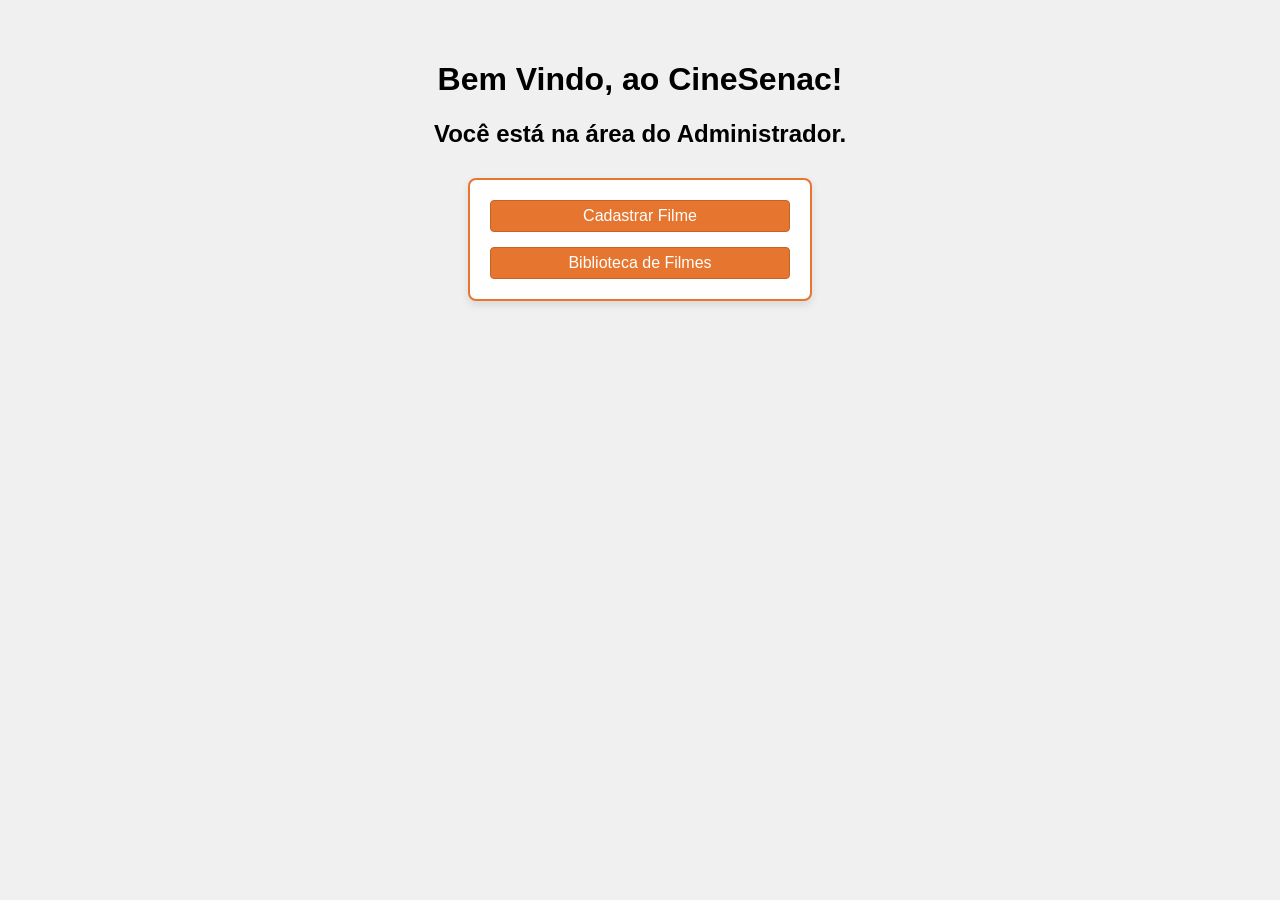
<file: telas/telas_modal/index.html>
<!DOCTYPE html>
<html lang="pt-br">

<head>
    <meta charset="UTF-8" />
    <meta name="viewport" content="width=device-width, initial-scale=1.0" />
    <title>Tela do Administrador - Cinema</title>
    <link rel="stylesheet" href="style.css" />
</head>

<body>

    <h1>Bem Vindo, ao CineSenac!</h1>
    <h2>Você está na área do Administrador.</h2>

    <!-- Botões que abre os modais -->
    <div class="botoes-admin">
        <button id="cadastrarfilme">Cadastrar Filme</button>
        <button id="Verfilmes">Biblioteca de Filmes</button>
    </div>

    <!-- MODAL CADASTRAR/EDITAR FILME -->
    <div id="modalFilme" class="modal">
        <div class="modal-conteudo">
            <span class="fechar fechar-filme">&times;</span>
            <h1 id="titulo-modal-filme">Cadastro de Filmes</h1>
            <form method="post" action="http://localhost/PROJETO/form_cadastro_filmes.php" enctype="multipart/form-data"
                id="form-filme">
                <label>
                    Título:
                    <input type="text" name="titulo_filme" placeholder="Escreva o título..." required />
                </label>

                <label>
                    Classificação indicativa:
                    <div class="select-wrapper">
                        <select name="classificacao_indicativa" required>
                            <option value="" disabled selected>Selecione...</option>
                            <option value="Livre">Livre</option>
                            <option value="10">10 anos</option>
                            <option value="12">12 anos</option>
                            <option value="14">14 anos</option>
                            <option value="16">16 anos</option>
                            <option value="18">18 anos</option>
                            <option value="Outro">Outro</option>
                        </select>
                    </div>
                </label>

                <label>
                    Gênero:
                    <div class="select-wrapper">
                        <select name="genero" required>
                            <option value="" disabled selected>Selecione...</option>
                            <option value="Ação">Ação</option>
                            <option value="Animação">Animação</option>
                            <option value="Comédia">Comédia</option>
                            <option value="Documentário">Documentário</option>
                            <option value="Drama">Drama</option>
                            <option value="Fantasia">Fantasia</option>
                            <option value="Ficção Científica">Ficção Científica</option>
                            <option value="Musical">Musical</option>
                            <option value="Romance">Romance</option>
                            <option value="Suspense">Suspense</option>
                            <option value="Terror">Terror</option>
                            <option value="Outro">Outro</option>
                        </select>
                    </div>
                </label>

                <label for="subgenero">Subgêneros:</label>
                <div class="custom-multiselect">
                    <div class="select-box" onclick="toggleCheckboxes()">
                        <span id="selected">Selecione os subgêneros</span>
                        <span class="arrow">&#9662;</span>
                    </div>
                    <div id="checkboxes" class="checkboxes">
                        <label><input type="checkbox" value="Policial/Investigativo" /> Policial/Investigativo</label>
                        <label><input type="checkbox" value="Romântica" /> Romântica</label>
                        <label><input type="checkbox" value="Cômica" /> Cômica</label>
                        <label><input type="checkbox" value="Histórica" /> Histórica</label>
                        <label><input type="checkbox" value="Fantástica" /> Fantástica</label>
                        <label><input type="checkbox" value="Psicológica" /> Psicológica</label>
                        <label><input type="checkbox" value="Sobrevivência" /> Sobrevivência</label>
                        <label><input type="checkbox" value="Musical" /> Musical</label>
                        <label><input type="checkbox" value="Super-heróis" /> Super-heróis</label>
                        <label><input type="checkbox" value="Biográfica / Realista" /> Biográfica / Realista</label>
                        <label><input type="checkbox" value="Histórico" /> Histórico</label>
                        <label><input type="checkbox" value="Outro" /> Outro</label>
                    </div>
                    <input type="hidden" name="sub_genero" id="sub_genero_input" />
                </div>

                <label>
                    Duração (Minutos):
                    <input type="number" name="duracao" placeholder="Duração em minutos" min="1" required />
                </label>

                <label>
                    Sinopse:
                    <textarea name="sinopse" rows="4" placeholder="Escreva a sinopse..." required></textarea>
                </label>

                <label>
                    Pôster:
                    <input type="file" name="poster" accept="image/*" required />
                </label>

                <label>
                    Trailer (URL):
                    <input type="url" name="trailer" placeholder="Link do trailer" />
                </label>

                <input type="submit" id="botao-enviar" value="Enviar" name="submit" />
            </form>
        </div>
    </div>

    <!-- MODAL BIBLIOTECA DE FILMES -->
    <div id="modalVerfilmes" class="modal">
        <div class="modal-conteudo">
            <span class="fechar fechar-Verfilmes">&times;</span>
            <h2>Biblioteca de Filmes</h2>

            <table>
                <thead>
                    <tr>
                        <th>Código</th>
                        <th>Gênero</th>
                        <th>Título</th>
                        <th>Classificação</th>
                        <th>Duração (min)</th>
                        <th>Opções</th>
                    </tr>
                </thead>
                <tbody>
                    <tr>
                        <td>1</td>
                        <td>Ação</td>
                        <td>Vingadores: Ultimato</td>
                        <td>12</td>
                        <td>181</td>
                        <td>
                            <button title="Editar">✏️</button>
                            <button title="Excluir">🗑️</button>
                        </td>
                    </tr>
                    <tr>
                        <td>2</td>
                        <td>Comédia</td>
                        <td>As Branquelas</td>
                        <td>14</td>
                        <td>109</td>
                        <td>
                            <button title="Editar">✏️</button>
                            <button title="Excluir">🗑️</button>
                        </td>
                    </tr>
                    <tr>
                        <td>3</td>
                        <td>Drama</td>
                        <td>A Procura da Felicidade</td>
                        <td>Livre</td>
                        <td>117</td>
                        <td>
                            <button title="Editar">✏️</button>
                            <button title="Excluir">🗑️</button>
                        </td>
                    </tr>
                    <!-- Adicione mais linhas conforme necessário -->
                </tbody>
            </table>
        </div>
    </div>

    <script src="script.js"></script>
</body>

</html>
</file>
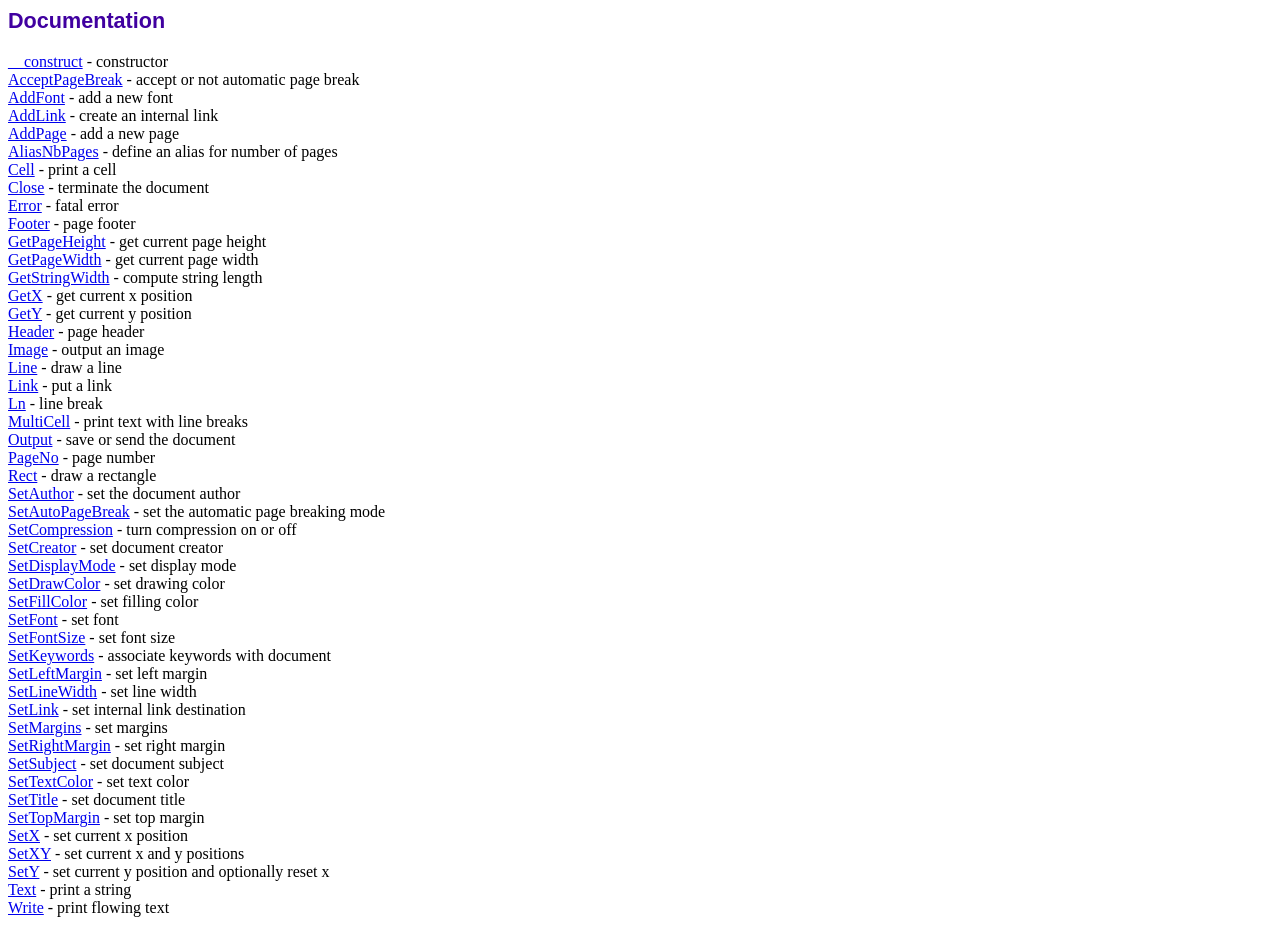
<file: telas/tela_pagamento/fpdf/doc/index.htm>
<!DOCTYPE html PUBLIC "-//W3C//DTD HTML 4.01 Transitional//EN">
<html>
<head>
<meta http-equiv="Content-Type" content="text/html; charset=UTF-8">
<title>Documentation</title>
<link type="text/css" rel="stylesheet" href="../fpdf.css">
</head>
<body>
<h1>Documentation</h1>
<a href="__construct.htm">__construct</a> - constructor<br>
<a href="acceptpagebreak.htm">AcceptPageBreak</a> - accept or not automatic page break<br>
<a href="addfont.htm">AddFont</a> - add a new font<br>
<a href="addlink.htm">AddLink</a> - create an internal link<br>
<a href="addpage.htm">AddPage</a> - add a new page<br>
<a href="aliasnbpages.htm">AliasNbPages</a> - define an alias for number of pages<br>
<a href="cell.htm">Cell</a> - print a cell<br>
<a href="close.htm">Close</a> - terminate the document<br>
<a href="error.htm">Error</a> - fatal error<br>
<a href="footer.htm">Footer</a> - page footer<br>
<a href="getpageheight.htm">GetPageHeight</a> - get current page height<br>
<a href="getpagewidth.htm">GetPageWidth</a> - get current page width<br>
<a href="getstringwidth.htm">GetStringWidth</a> - compute string length<br>
<a href="getx.htm">GetX</a> - get current x position<br>
<a href="gety.htm">GetY</a> - get current y position<br>
<a href="header.htm">Header</a> - page header<br>
<a href="image.htm">Image</a> - output an image<br>
<a href="line.htm">Line</a> - draw a line<br>
<a href="link.htm">Link</a> - put a link<br>
<a href="ln.htm">Ln</a> - line break<br>
<a href="multicell.htm">MultiCell</a> - print text with line breaks<br>
<a href="output.htm">Output</a> - save or send the document<br>
<a href="pageno.htm">PageNo</a> - page number<br>
<a href="rect.htm">Rect</a> - draw a rectangle<br>
<a href="setauthor.htm">SetAuthor</a> - set the document author<br>
<a href="setautopagebreak.htm">SetAutoPageBreak</a> - set the automatic page breaking mode<br>
<a href="setcompression.htm">SetCompression</a> - turn compression on or off<br>
<a href="setcreator.htm">SetCreator</a> - set document creator<br>
<a href="setdisplaymode.htm">SetDisplayMode</a> - set display mode<br>
<a href="setdrawcolor.htm">SetDrawColor</a> - set drawing color<br>
<a href="setfillcolor.htm">SetFillColor</a> - set filling color<br>
<a href="setfont.htm">SetFont</a> - set font<br>
<a href="setfontsize.htm">SetFontSize</a> - set font size<br>
<a href="setkeywords.htm">SetKeywords</a> - associate keywords with document<br>
<a href="setleftmargin.htm">SetLeftMargin</a> - set left margin<br>
<a href="setlinewidth.htm">SetLineWidth</a> - set line width<br>
<a href="setlink.htm">SetLink</a> - set internal link destination<br>
<a href="setmargins.htm">SetMargins</a> - set margins<br>
<a href="setrightmargin.htm">SetRightMargin</a> - set right margin<br>
<a href="setsubject.htm">SetSubject</a> - set document subject<br>
<a href="settextcolor.htm">SetTextColor</a> - set text color<br>
<a href="settitle.htm">SetTitle</a> - set document title<br>
<a href="settopmargin.htm">SetTopMargin</a> - set top margin<br>
<a href="setx.htm">SetX</a> - set current x position<br>
<a href="setxy.htm">SetXY</a> - set current x and y positions<br>
<a href="sety.htm">SetY</a> - set current y position and optionally reset x<br>
<a href="text.htm">Text</a> - print a string<br>
<a href="write.htm">Write</a> - print flowing text<br>
</body>
</html>
</file>
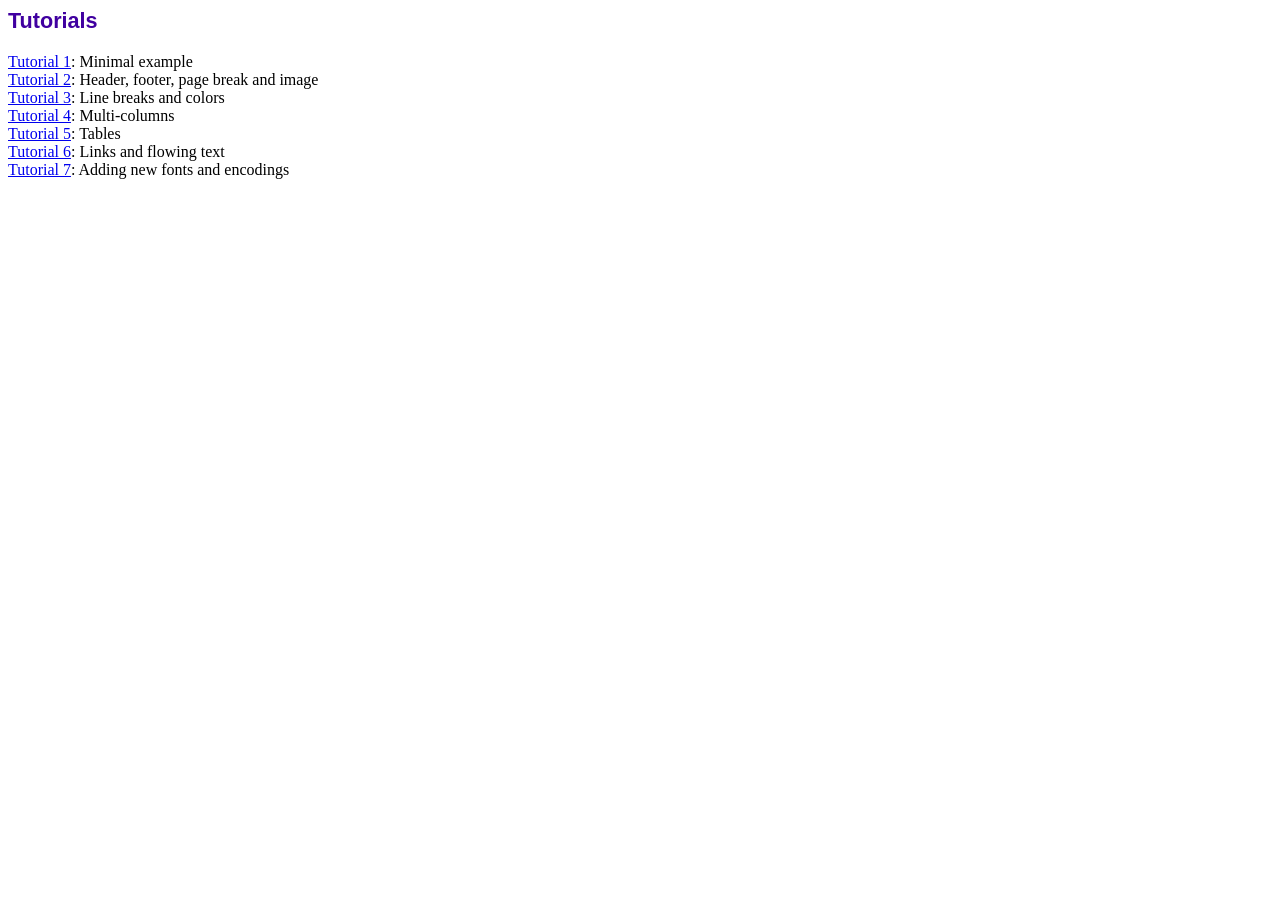
<file: telas/tela_pagamento/fpdf/tutorial/index.htm>
<!DOCTYPE html PUBLIC "-//W3C//DTD HTML 4.01 Transitional//EN">
<html>
<head>
<meta http-equiv="Content-Type" content="text/html; charset=UTF-8">
<title>Tutorials</title>
<link type="text/css" rel="stylesheet" href="../fpdf.css">
</head>
<body>
<h1>Tutorials</h1>
<ul style="list-style-type:none; margin-left:0; padding-left:0">
<li><a href="tuto1.htm">Tutorial 1</a>: Minimal example</li>
<li><a href="tuto2.htm">Tutorial 2</a>: Header, footer, page break and image</li>
<li><a href="tuto3.htm">Tutorial 3</a>: Line breaks and colors</li>
<li><a href="tuto4.htm">Tutorial 4</a>: Multi-columns</li>
<li><a href="tuto5.htm">Tutorial 5</a>: Tables</li>
<li><a href="tuto6.htm">Tutorial 6</a>: Links and flowing text</li>
<li><a href="tuto7.htm">Tutorial 7</a>: Adding new fonts and encodings</li>
</ul>
</body>
</html>
</file>
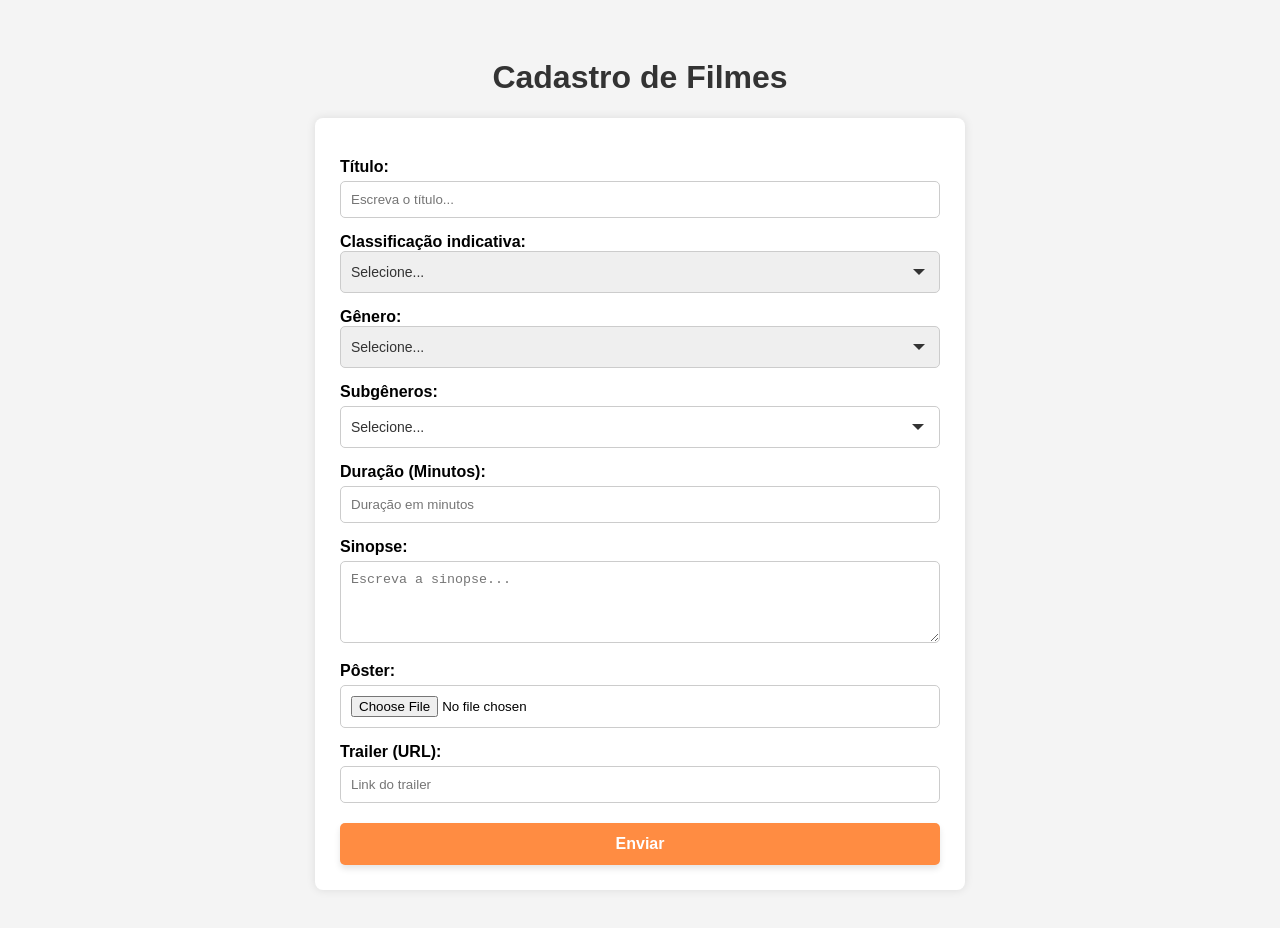
<file: telas/tela_cadastro_filme/form_cadastro_filmes.html>
<!DOCTYPE html>
<html lang="pt-BR">
  <head>
    <meta charset="UTF-8" />
    <meta name="viewport" content="width=device-width, initial-scale=1" />
    <link rel="icon" href="/img/favicon.png" type="image/png" />
    <title>Cadastro de Filmes</title>
    <link rel="stylesheet" href="form_cadastro_filme.css" />
  </head>
  <body>
    <h1>Cadastro de Filmes</h1>
    <form
      method="post"
      action="form_cadastro_filme.php"
      enctype="multipart/form-data"
      >
      <label>
        Título:
        <input
          type="text"
          name="titulo_filme"
          placeholder="Escreva o título..."
        />
      </label>

      <label>
        Classificação indicativa:
        <div class="select-wrapper">
          <select name="classificacao_indicativa">
            <option value="" disabled selected>Selecione...</option>
            <option value="Livre">Livre</option>
            <option value="10">10 anos</option>
            <option value="12">12 anos</option>
            <option value="14">14 anos</option>
            <option value="16">16 anos</option>
            <option value="18">18 anos</option>
            <option value="Outro">Outro</option>
          </select>
        </div>
      </label>

      <label>
        Gênero:
        <div class="select-wrapper">
          <select name="genero" >
            <option value="" disabled selected>Selecione...</option>
            <option value="Ação">Ação</option>
            <option value="Animação">Animação</option>
            <option value="Comédia">Comédia</option>
            <option value="Documentário">Documentário</option>
            <option value="Drama">Drama</option>
            <option value="Fantasia">Fantasia</option>
            <option value="Ficção Científica">Ficção Científica</option>
            <option value="Musical">Musical</option>
            <option value="Romance">Romance</option>
            <option value="Suspense">Suspense</option>
            <option value="Terror">Terror</option>
            <option value="Outro">Outro</option>
          </select>
        </div>
      </label>

      <label for="subgenero">Subgêneros:</label>
      <div class="custom-multiselect">
        <div class="select-box" onclick="toggleCheckboxes()">
          <span id="selected">Selecione...</span>
          <span class="arrow">&#9662;</span>
        </div>
        <div id="checkboxes" class="checkboxes">
          <label><input type="checkbox" value="Policial/Investigativo" /> Policial/Investigativo</label>
          <label><input type="checkbox" value="Romântica" /> Romântica</label>
          <label><input type="checkbox" value="Cômica" /> Cômica</label>
          <label><input type="checkbox" value="Histórica" /> Histórica</label>
          <label><input type="checkbox" value="Fantástica" /> Comédia</label>
          <label><input type="checkbox" value="Psicológica" /> Drama</label>
          <label><input type="checkbox" value="Sobrevivência" /> Terror</label>
          <label><input type="checkbox" value="Musical" /> Fantasia</label>
          <label><input type="checkbox" value="Super-heróis" /> Super-heróis</label>
          <label><input type="checkbox" value="Biográfica / Realista" /> Policial</label>
          <label><input type="checkbox" value="Histórico" /> Histórico</label>
          <label><input type="checkbox" value="Outro" /> Outro</label>
        </div>
        <input type="hidden" name="sub_genero" id="sub_genero_input" />
      </div>

      <label>
        Duração (Minutos):
        <input
          type="number"
          name="duracao"
          placeholder="Duração em minutos"
          min="1"
        />
      </label>

      <label>
        Sinopse:
        <textarea
          name="sinopse"
          rows="4"
          placeholder="Escreva a sinopse..."
        ></textarea>
      </label>

      <label>
        Pôster:
        <input type="file" name="poster" accept="image/*" required />
      </label>

      <label>
        Trailer (URL):
        <input
          type="url"
          name="trailer"
          placeholder="Link do trailer"
        />
      </label>

      <input type="submit" value="Enviar" name="submit" />
    </form>
    <script src="form_cadastro_filme.js"></script>
  </body>
</html>
</file>
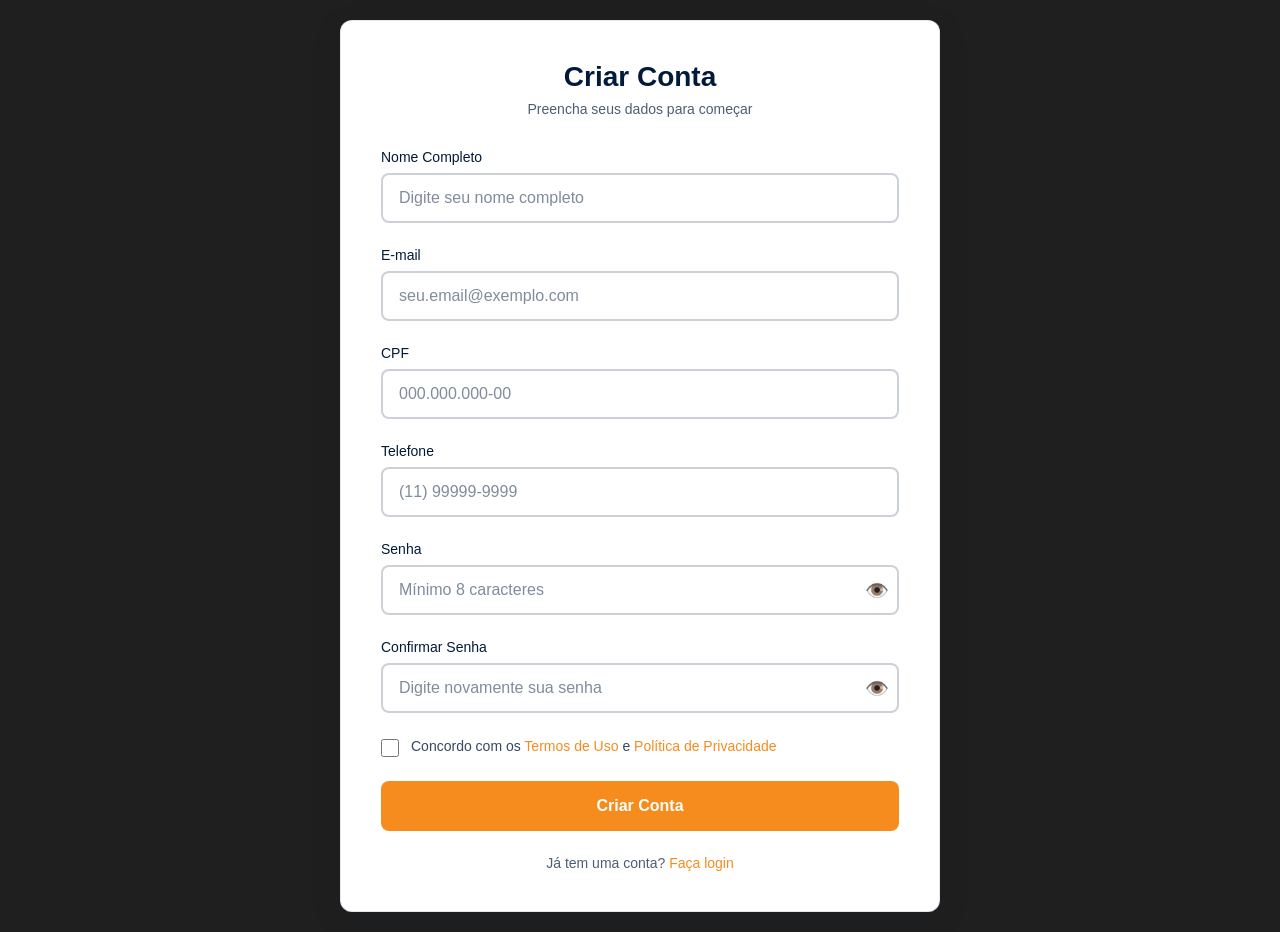
<file: telas/tela_cadastro_usuario/cadastro_usuario.html>
<!DOCTYPE html>
<html lang="pt-BR">
  <head>
    <meta charset="UTF-8" />
    <meta name="viewport" content="width=device-width, initial-scale=1.0" />
    <link rel="icon" href="/img/favicon.png" type="image/png" />
    <title>Cadastro - Criar Conta</title>
    <link rel="stylesheet" href="styles.css" />
  </head>
  <body>
    <div class="container">
      <div class="header">
        <h1>Criar Conta</h1>
        <p>Preencha seus dados para começar</p>
      </div>

      <form method="post" action="cadastro_usuario.php" id="cadastroForm">
        <div class="form-group">
          <label for="nomeCompleto">Nome Completo</label>
          <input
            type="text"
            id="nomeCompleto"
            name="nomeCompleto"
            placeholder="Digite seu nome completo"
            required
          />
        </div>

        <div class="form-group">
          <label for="email">E-mail</label>
          <input
            type="email"
            id="email"
            name="email"
            placeholder="seu.email@exemplo.com"
            required
          />
        </div>

        <div class="form-group">
          <label for="cpf">CPF</label>
          <input
            type="text"
            id="cpf"
            name="cpf"
            placeholder="000.000.000-00"
            required
          />
        </div>

        <div class="form-group">
          <label for="telefone">Telefone</label>
          <input
            type="tel"
            id="telefone"
            name="telefone"
            placeholder="(11) 99999-9999"
          />
        </div>

        <div class="form-group">
          <label for="senha">Senha</label>
          <div class="senha-wrapper">
            <input
              type="password"
              id="senha"
              name="senha"
              placeholder="Mínimo 8 caracteres"
              required
            />
            <span class="toggle-senha" data-target="senha">👁️</span>
          </div>
        </div>

        <div class="form-group">
          <label for="confirmarSenha">Confirmar Senha</label>
          <div class="senha-wrapper">
            <input
              type="password"
              id="confirmarSenha"
              name="confirmarSenha"
              placeholder="Digite novamente sua senha"
              required
            />
            <span class="toggle-senha" data-target="confirmarSenha">👁️</span>
          </div>
        </div>

        <div class="checkbox-group">
          <input type="checkbox" id="termos" name="termos" required />
          <label for="termos">
            Concordo com os
            <a href="#" onclick="return false;">Termos de Uso</a> e
            <a href="#" onclick="return false;">Política de Privacidade</a>
          </label>
        </div>

        <button type="submit" class="submit-btn">Criar Conta</button>

      </form>

      <div class="auth-link">
        Já tem uma conta? <a href="../tela_login/login.html">Faça login</a>
      </div>
    </div>
    <script>
      // Alternar visualização de senha
      document.querySelectorAll(".toggle-senha").forEach((btn) => {
        btn.addEventListener("click", () => {
          const input = document.getElementById(btn.dataset.target);
          input.type = input.type === "password" ? "text" : "password";
        });
      });

      // Validar se senhas coincidem
      const form = document.getElementById("cadastroForm");
      form.addEventListener("submit", function (e) {
        const senha = document.getElementById("senha").value;
        const confirmar = document.getElementById("confirmarSenha").value;
        if (senha !== confirmar) {
          alert("As senhas não coincidem!");
          e.preventDefault();
        }
      });

      // Formatar CPF
      const cpfInput = document.getElementById("cpf");
      cpfInput.addEventListener("input", function (e) {
        let value = e.target.value.replace(/\D/g, "").slice(0, 11);
        value = value.replace(/(\d{3})(\d)/, "$1.$2");
        value = value.replace(/(\d{3})(\d)/, "$1.$2");
        value = value.replace(/(\d{3})(\d{1,2})$/, "$1-$2");
        e.target.value = value;
      });

      // Formatar Telefone
      const telefoneInput = document.getElementById("telefone");
      telefoneInput.addEventListener("input", function (e) {
        let value = e.target.value.replace(/\D/g, "").slice(0, 11);
        value = value.replace(/^(\d{2})(\d)/g, "($1) $2");
        value = value.replace(/(\d{5})(\d{1,4})$/, "$1-$2");
        e.target.value = value;
      });
    </script>
  </body>
</html>
</file>
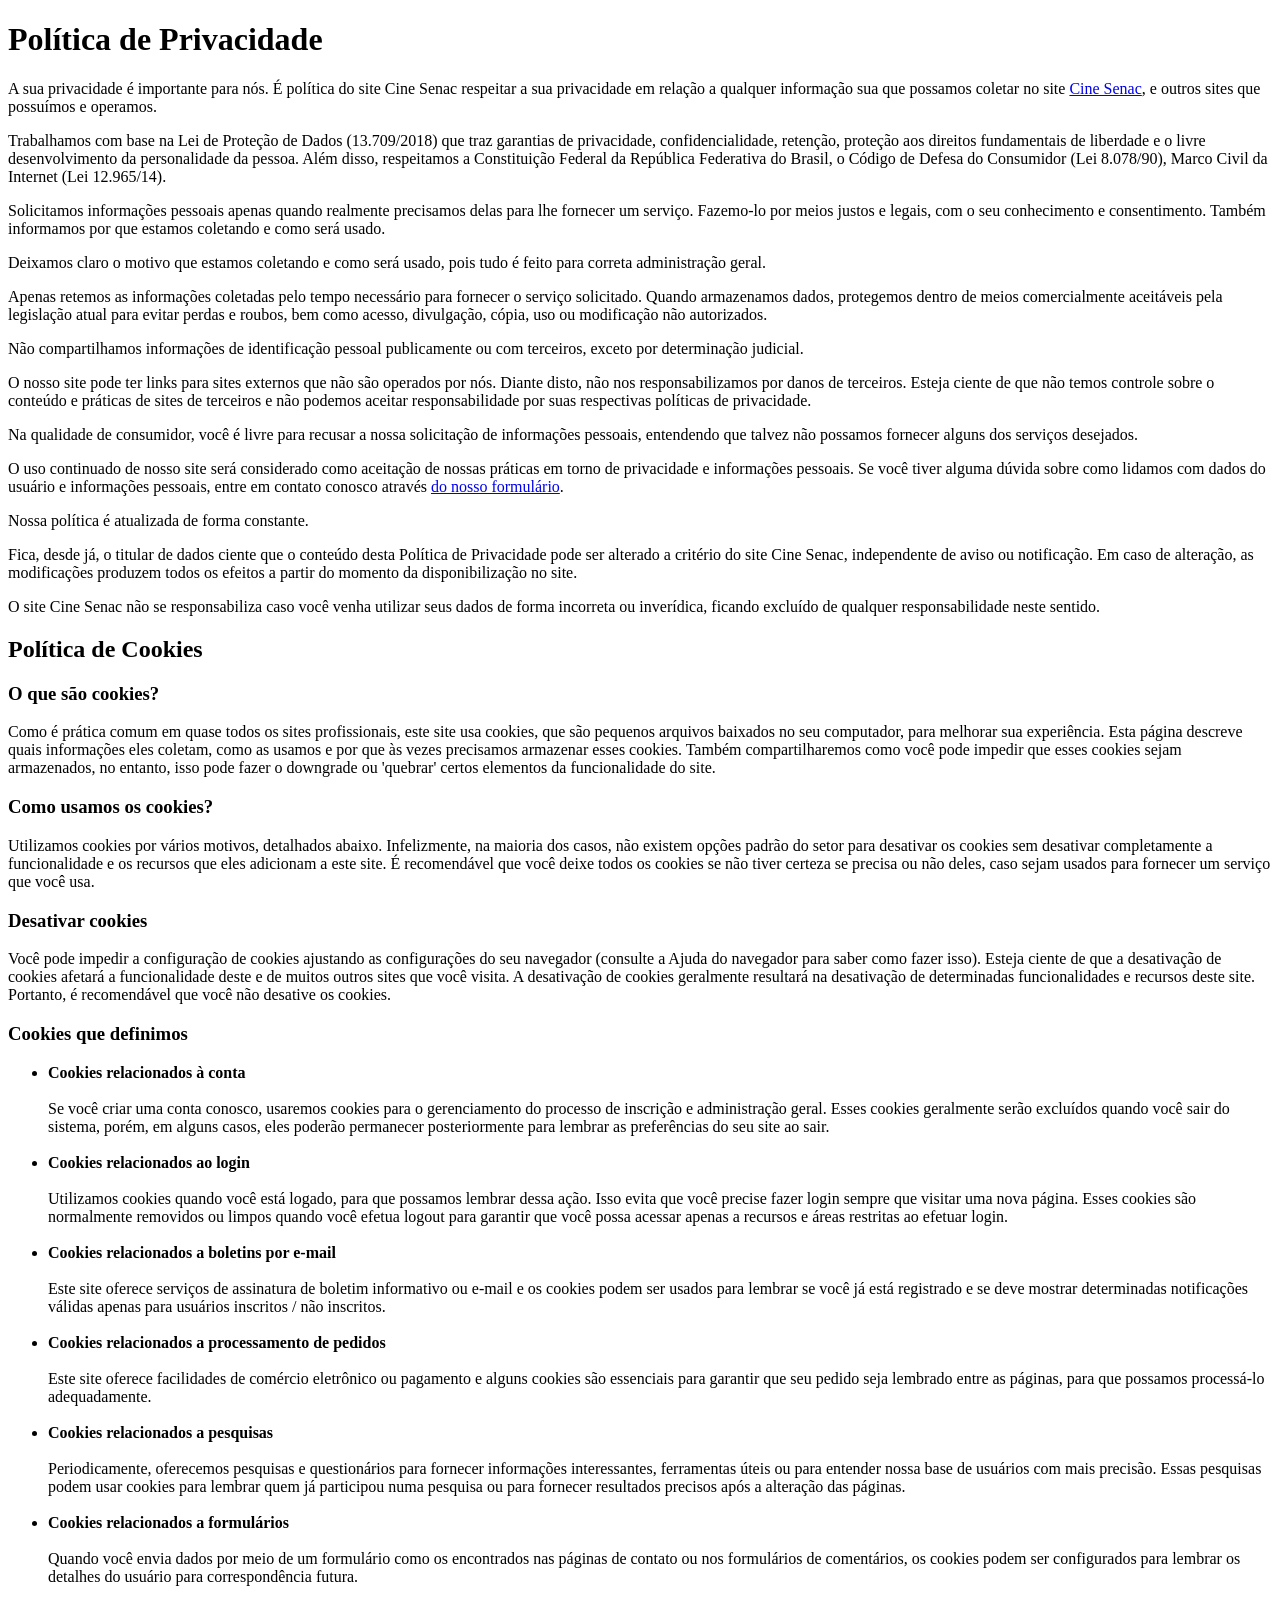
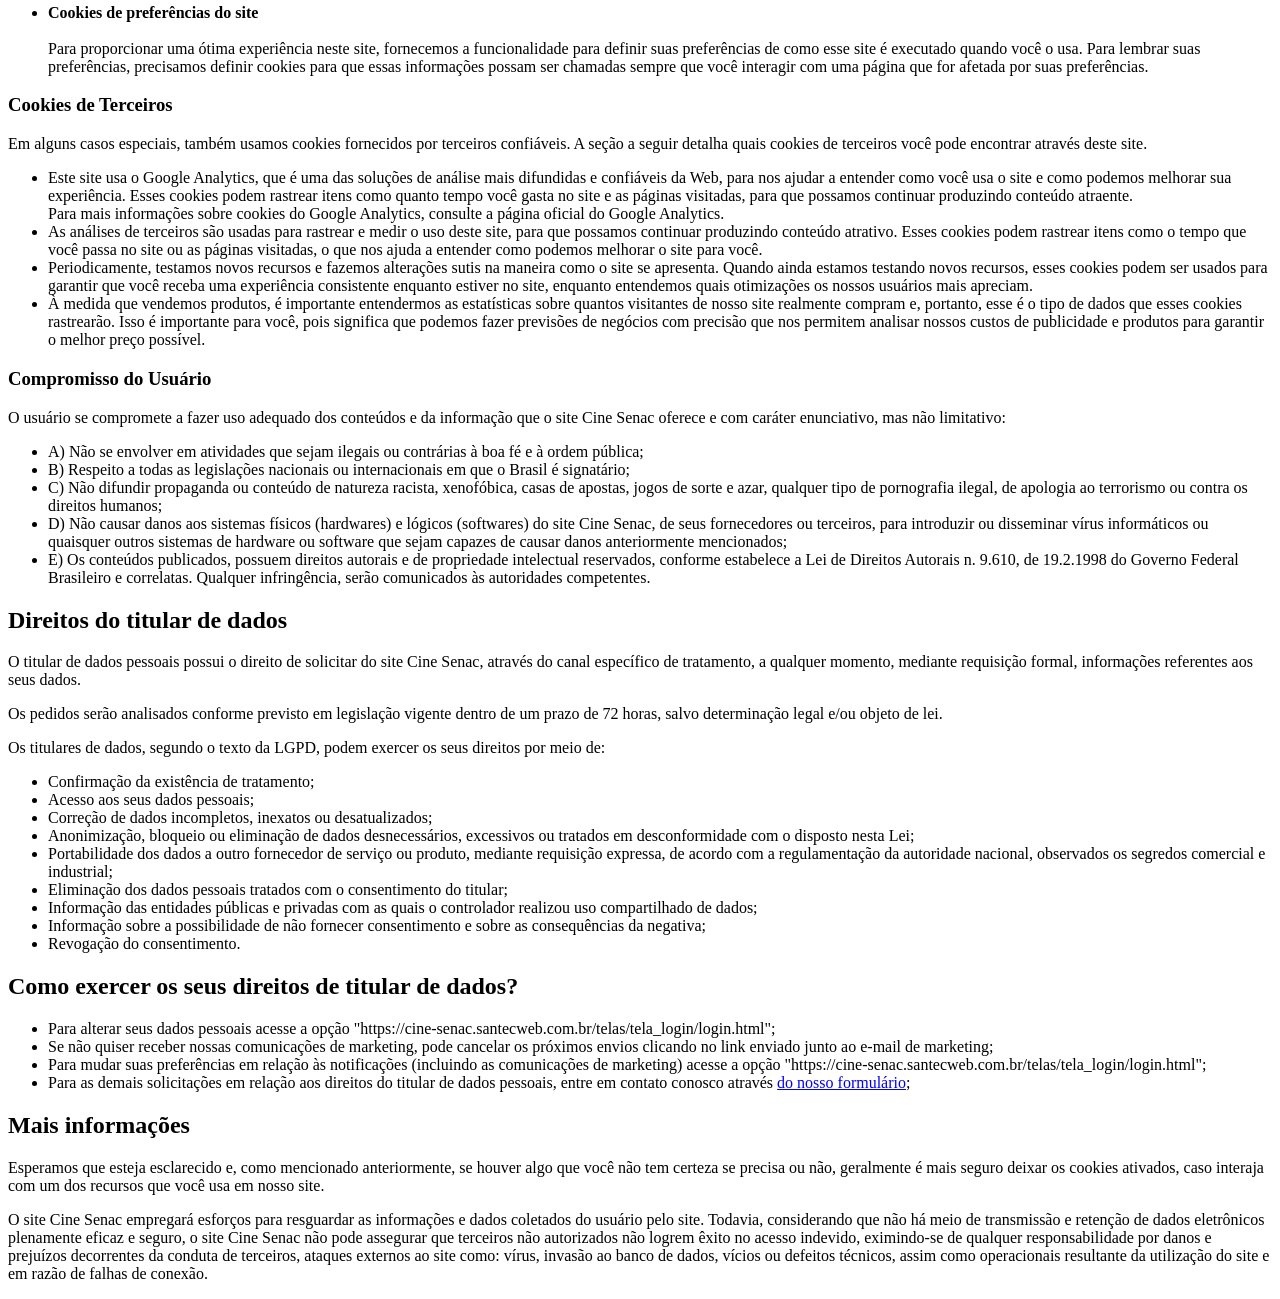
<file: telas/tela_cadastro_usuario/politica-privacidade.html>
<!DOCTYPE html>
<html lang="en">
  <head>
    <meta charset="UTF-8" />
    <meta name="viewport" content="width=device-width, initial-scale=1.0" />
    <title>Política de Privacidade</title>
  </head>
  <body>
    <h1>Política de Privacidade</h1>

    <p>
      A sua privacidade é importante para nós. É política do site Cine Senac
      respeitar a sua privacidade em relação a qualquer informação sua que
      possamos coletar no site
      <a href="cine-senac.santecweb.com.br">Cine Senac</a>, e outros sites que
      possuímos e operamos.
    </p>

    <p>
      Trabalhamos com base na Lei de Proteção de Dados (13.709/2018) que traz
      garantias de privacidade, confidencialidade, retenção, proteção aos
      direitos fundamentais de liberdade e o livre desenvolvimento da
      personalidade da pessoa. Além disso, respeitamos a Constituição Federal da
      República Federativa do Brasil, o Código de Defesa do Consumidor (Lei
      8.078/90), Marco Civil da Internet (Lei 12.965/14).
    </p>
    <p></p>
    <p>
      Solicitamos informações pessoais apenas quando realmente precisamos delas
      para lhe fornecer um serviço. Fazemo-lo por meios justos e legais, com o
      seu conhecimento e consentimento. Também informamos por que estamos
      coletando e como será usado.
    </p>

    <p>
      Deixamos claro o motivo que estamos coletando e como será usado, pois tudo
      é feito para correta administração geral.
    </p>

    <p>
      Apenas retemos as informações coletadas pelo tempo necessário para
      fornecer o serviço solicitado. Quando armazenamos dados, protegemos dentro
      de meios comercialmente aceitáveis pela legislação atual ​​para evitar
      perdas e roubos, bem como acesso, divulgação, cópia, uso ou modificação
      não autorizados.
    </p>

    <p>
      Não compartilhamos informações de identificação pessoal publicamente ou
      com terceiros, exceto por determinação judicial.
    </p>

    <p>
      O nosso site pode ter links para sites externos que não são operados por
      nós. Diante disto, não nos responsabilizamos por danos de terceiros.
      Esteja ciente de que não temos controle sobre o conteúdo e práticas de
      sites de terceiros e não podemos aceitar responsabilidade por suas
      respectivas políticas de privacidade.
    </p>

    <p>
      Na qualidade de consumidor, você é livre para recusar a nossa solicitação
      de informações pessoais, entendendo que talvez não possamos fornecer
      alguns dos serviços desejados.
    </p>

    <p>
      O uso continuado de nosso site será considerado como aceitação de nossas
      práticas em torno de privacidade e informações pessoais. Se você tiver
      alguma dúvida sobre como lidamos com dados do usuário e informações
      pessoais, entre em contato conosco através
      <a
        href="https://cine-senac.santecweb.com.br/telas/Contato/contato.html"
        target="_blank"
        >do nosso formulário</a
      >.
    </p>

    <p>Nossa política é atualizada de forma constante.</p>

    <p>
      Fica, desde já, o titular de dados ciente que o conteúdo desta Política de
      Privacidade pode ser alterado a critério do site Cine Senac, independente
      de aviso ou notificação. Em caso de alteração, as modificações produzem
      todos os efeitos a partir do momento da disponibilização no site.
    </p>

    <p>
      O site Cine Senac não se responsabiliza caso você venha utilizar seus
      dados de forma incorreta ou inverídica, ficando excluído de qualquer
      responsabilidade neste sentido.
    </p>

    <h2>Política de Cookies</h2>

    <h3>O que são cookies?</h3>
    <p>
      Como é prática comum em quase todos os sites profissionais, este site usa
      cookies, que são pequenos arquivos baixados no seu computador, para
      melhorar sua experiência. Esta página descreve quais informações eles
      coletam, como as usamos e por que às vezes precisamos armazenar esses
      cookies. Também compartilharemos como você pode impedir que esses cookies
      sejam armazenados, no entanto, isso pode fazer o downgrade ou 'quebrar'
      certos elementos da funcionalidade do site.
    </p>

    <h3>Como usamos os cookies?</h3>
    <p>
      Utilizamos cookies por vários motivos, detalhados abaixo. Infelizmente, na
      maioria dos casos, não existem opções padrão do setor para desativar os
      cookies sem desativar completamente a funcionalidade e os recursos que
      eles adicionam a este site. É recomendável que você deixe todos os cookies
      se não tiver certeza se precisa ou não deles, caso sejam usados ​​para
      fornecer um serviço que você usa.
    </p>

    <h3>Desativar cookies</h3>
    <p>
      Você pode impedir a configuração de cookies ajustando as configurações do
      seu navegador (consulte a Ajuda do navegador para saber como fazer isso).
      Esteja ciente de que a desativação de cookies afetará a funcionalidade
      deste e de muitos outros sites que você visita. A desativação de cookies
      geralmente resultará na desativação de determinadas funcionalidades e
      recursos deste site. Portanto, é recomendável que você não desative os
      cookies.
    </p>

    <h3>Cookies que definimos</h3>
    <ul>
      <li>
        <strong>Cookies relacionados à conta</strong><br /><br />Se você criar
        uma conta conosco, usaremos cookies para o gerenciamento do processo de
        inscrição e administração geral. Esses cookies geralmente serão
        excluídos quando você sair do sistema, porém, em alguns casos, eles
        poderão permanecer posteriormente para lembrar as preferências do seu
        site ao sair.<br /><br />
      </li>

      <li>
        <strong>Cookies relacionados ao login</strong><br /><br />Utilizamos
        cookies quando você está logado, para que possamos lembrar dessa ação.
        Isso evita que você precise fazer login sempre que visitar uma nova
        página. Esses cookies são normalmente removidos ou limpos quando você
        efetua logout para garantir que você possa acessar apenas a recursos e
        áreas restritas ao efetuar login.<br /><br />
      </li>

      <li>
        <strong>Cookies relacionados a boletins por e-mail</strong
        ><br /><br />Este site oferece serviços de assinatura de boletim
        informativo ou e-mail e os cookies podem ser usados ​​para lembrar se
        você já está registrado e se deve mostrar determinadas notificações
        válidas apenas para usuários inscritos / não inscritos.<br /><br />
      </li>

      <li>
        <strong>Cookies relacionados a processamento de pedidos</strong
        ><br /><br />Este site oferece facilidades de comércio eletrônico ou
        pagamento e alguns cookies são essenciais para garantir que seu pedido
        seja lembrado entre as páginas, para que possamos processá-lo
        adequadamente.<br /><br />
      </li>

      <li>
        <strong>Cookies relacionados a pesquisas</strong
        ><br /><br />Periodicamente, oferecemos pesquisas e questionários para
        fornecer informações interessantes, ferramentas úteis ou para entender
        nossa base de usuários com mais precisão. Essas pesquisas podem usar
        cookies para lembrar quem já participou numa pesquisa ou para fornecer
        resultados precisos após a alteração das páginas.<br /><br />
      </li>

      <li>
        <strong>Cookies relacionados a formulários</strong><br /><br />Quando
        você envia dados por meio de um formulário como os encontrados nas
        páginas de contato ou nos formulários de comentários, os cookies podem
        ser configurados para lembrar os detalhes do usuário para
        correspondência futura.<br /><br />
      </li>

      <li>
        <strong>Cookies de preferências do site</strong><br /><br />Para
        proporcionar uma ótima experiência neste site, fornecemos a
        funcionalidade para definir suas preferências de como esse site é
        executado quando você o usa. Para lembrar suas preferências, precisamos
        definir cookies para que essas informações possam ser chamadas sempre
        que você interagir com uma página que for afetada por suas
        preferências.<br />
      </li>
    </ul>

    <h3>Cookies de Terceiros</h3>
    <p>
      Em alguns casos especiais, também usamos cookies fornecidos por terceiros
      confiáveis. A seção a seguir detalha quais cookies de terceiros você pode
      encontrar através deste site.
    </p>
    <ul>
      <li>
        Este site usa o Google Analytics, que é uma das soluções de análise mais
        difundidas e confiáveis ​​da Web, para nos ajudar a entender como você
        usa o site e como podemos melhorar sua experiência. Esses cookies podem
        rastrear itens como quanto tempo você gasta no site e as páginas
        visitadas, para que possamos continuar produzindo conteúdo atraente.<br />Para
        mais informações sobre cookies do Google Analytics, consulte a página
        oficial do Google Analytics.
      </li>

      <li>
        As análises de terceiros são usadas para rastrear e medir o uso deste
        site, para que possamos continuar produzindo conteúdo atrativo. Esses
        cookies podem rastrear itens como o tempo que você passa no site ou as
        páginas visitadas, o que nos ajuda a entender como podemos melhorar o
        site para você.
      </li>

      <li>
        Periodicamente, testamos novos recursos e fazemos alterações sutis na
        maneira como o site se apresenta. Quando ainda estamos testando novos
        recursos, esses cookies podem ser usados ​​para garantir que você receba
        uma experiência consistente enquanto estiver no site, enquanto
        entendemos quais otimizações os nossos usuários mais apreciam.
      </li>

      <li>
        À medida que vendemos produtos, é importante entendermos as estatísticas
        sobre quantos visitantes de nosso site realmente compram e, portanto,
        esse é o tipo de dados que esses cookies rastrearão. Isso é importante
        para você, pois significa que podemos fazer previsões de negócios com
        precisão que nos permitem analisar nossos custos de publicidade e
        produtos para garantir o melhor preço possível.
      </li>
    </ul>
    <h3>Compromisso do Usuário</h3>

    <p>
      O usuário se compromete a fazer uso adequado dos conteúdos e da informação
      que o site Cine Senac oferece e com caráter enunciativo, mas não
      limitativo:
    </p>

    <ul>
      <li>
        A) Não se envolver em atividades que sejam ilegais ou contrárias à boa
        fé e à ordem pública;
      </li>
      <li>
        B) Respeito a todas as legislações nacionais ou internacionais em que o
        Brasil é signatário;
      </li>
      <li>
        C) Não difundir propaganda ou conteúdo de natureza racista, xenofóbica,
        casas de apostas, jogos de sorte e azar, qualquer tipo de pornografia
        ilegal, de apologia ao terrorismo ou contra os direitos humanos;
      </li>
      <li>
        D) Não causar danos aos sistemas físicos (hardwares) e lógicos
        (softwares) do site Cine Senac, de seus fornecedores ou terceiros, para
        introduzir ou disseminar vírus informáticos ou quaisquer outros sistemas
        de hardware ou software que sejam capazes de causar danos anteriormente
        mencionados;
      </li>
      <li>
        E) Os conteúdos publicados, possuem direitos autorais e de propriedade
        intelectual reservados, conforme estabelece a Lei de Direitos Autorais
        n. 9.610, de 19.2.1998 do Governo Federal Brasileiro e correlatas.
        Qualquer infringência, serão comunicados às autoridades competentes.
      </li>
    </ul>

    <h2>Direitos do titular de dados</h2>
    <p>
      O titular de dados pessoais possui o direito de solicitar do site Cine
      Senac, através do canal específico de tratamento, a qualquer momento,
      mediante requisição formal, informações referentes aos seus dados.
    </p>

    <p>
      Os pedidos serão analisados conforme previsto em legislação vigente dentro
      de um prazo de 72 horas, salvo determinação legal e/ou objeto de lei.
    </p>

    <p>
      Os titulares de dados, segundo o texto da LGPD, podem exercer os seus
      direitos por meio de:
    </p>
    <ul>
      <li>Confirmação da existência de tratamento;</li>

      <li>Acesso aos seus dados pessoais;</li>

      <li>Correção de dados incompletos, inexatos ou desatualizados;</li>

      <li>
        Anonimização, bloqueio ou eliminação de dados desnecessários, excessivos
        ou tratados em desconformidade com o disposto nesta Lei;
      </li>

      <li>
        Portabilidade dos dados a outro fornecedor de serviço ou produto,
        mediante requisição expressa, de acordo com a regulamentação da
        autoridade nacional, observados os segredos comercial e industrial;
      </li>

      <li>
        Eliminação dos dados pessoais tratados com o consentimento do titular;
      </li>

      <li>
        Informação das entidades públicas e privadas com as quais o controlador
        realizou uso compartilhado de dados;
      </li>

      <li>
        Informação sobre a possibilidade de não fornecer consentimento e sobre
        as consequências da negativa;
      </li>

      <li>Revogação do consentimento.</li>
    </ul>
    <h2>Como exercer os seus direitos de titular de dados?</h2>
    <ul>
      <li>
        Para alterar seus dados pessoais acesse a opção
        "https://cine-senac.santecweb.com.br/telas/tela_login/login.html";
      </li>

      <li>
        Se não quiser receber nossas comunicações de marketing, pode cancelar os
        próximos envios clicando no link enviado junto ao e-mail de marketing;
      </li>

      <li>
        Para mudar suas preferências em relação às notificações (incluindo as
        comunicações de marketing) acesse a opção
        "https://cine-senac.santecweb.com.br/telas/tela_login/login.html";
      </li>

      <li>
        Para as demais solicitações em relação aos direitos do titular de dados
        pessoais, entre em contato conosco através
        <a
          href="https://cine-senac.santecweb.com.br/telas/Contato/contato.html"
          target="_blank"
          >do nosso formulário</a
        >;
      </li>
    </ul>

    <h2>Mais informações</h2>
    <p>
      Esperamos que esteja esclarecido e, como mencionado anteriormente, se
      houver algo que você não tem certeza se precisa ou não, geralmente é mais
      seguro deixar os cookies ativados, caso interaja com um dos recursos que
      você usa em nosso site.
    </p>

    <p>
      O site Cine Senac empregará esforços para resguardar as informações e
      dados coletados do usuário pelo site. Todavia, considerando que não há
      meio de transmissão e retenção de dados eletrônicos plenamente eficaz e
      seguro, o site Cine Senac não pode assegurar que terceiros não autorizados
      não logrem êxito no acesso indevido, eximindo-se de qualquer
      responsabilidade por danos e prejuízos decorrentes da conduta de
      terceiros, ataques externos ao site como: vírus, invasão ao banco de
      dados, vícios ou defeitos técnicos, assim como operacionais resultante da
      utilização do site e em razão de falhas de conexão.
    </p>
  </body>
</html>
</file>
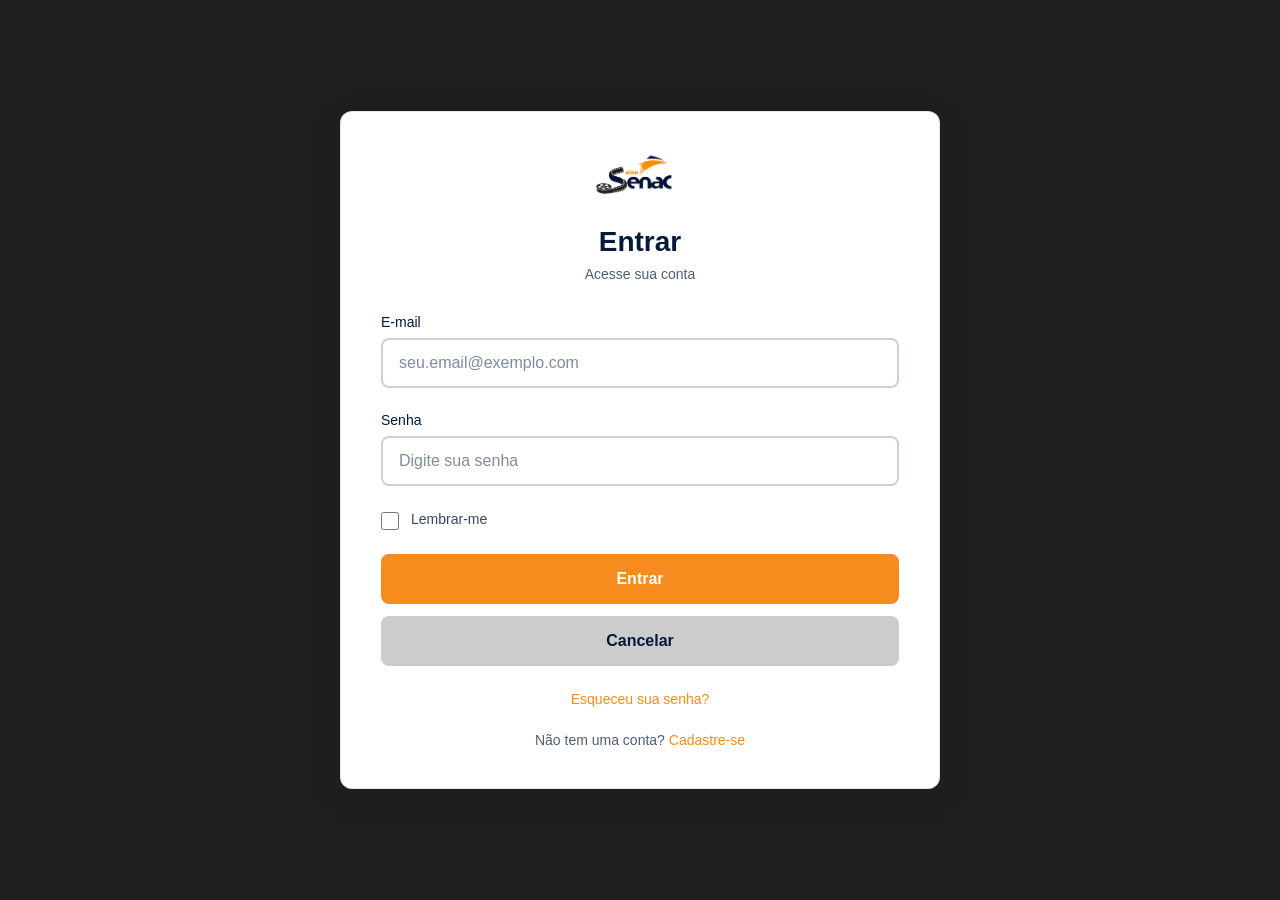
<file: telas/tela_login/login.html>
<!DOCTYPE html>
<html lang="pt-BR">
  <head>
    <meta charset="UTF-8" />
    <meta name="viewport" content="width=device-width, initial-scale=1.0" />
    <link rel="icon" href="/img/favicon.png" type="image/png" />
    <title>Login - Entrar</title>
    <link rel="stylesheet" href="styles.css" />
  </head>
  <body>
    <div class="container">
      <!-- Logo com link para a homepage -->
      <div class="logo-container">
        <a href="../../index.php">
          <img
            src="/img/logo-cine-senac-c.png"
            alt="CineSenac"
            class="logo-pequena"
          />
        </a>
      </div>

      <div class="header">
        <h1>Entrar</h1>
        <p>Acesse sua conta</p>
      </div>

      <!-- Formulário de login -->
      <form method="post" action="login.php" id="loginForm">
        <div class="form-group">
          <label for="email">E-mail</label>
          <input
            type="email"
            id="email"
            name="email"
            placeholder="seu.email@exemplo.com"
            required
          />
        </div>

        <div class="form-group">
          <label for="senha">Senha</label>
          <input
            type="password"
            id="senha"
            name="senha"
            placeholder="Digite sua senha"
            required
          />
        </div>

        <div class="checkbox-group">
          <input type="checkbox" id="lembrar" name="lembrar" />
          <label for="lembrar">Lembrar-me</label>
        </div>

        <!-- Campo oculto para redirecionamento -->
        <input type="hidden" name="redirect" id="redirect" />

        <button type="submit" class="submit-btn">Entrar</button>
      </form>

      <button
        type="button"
        class="cancel-btn"
        onclick="window.location.href='../../index.php'"
      >
        Cancelar
      </button>

      <div class="forgot-password">
        <a href="#" onclick="return false;">Esqueceu sua senha?</a>
      </div>

      <div class="auth-link">
        Não tem uma conta?
        <a href="../tela_cadastro_usuario/cadastro_usuario.html">Cadastre-se</a>
      </div>
    </div>

    <script>
      // Captura o parâmetro ?redirect= da URL e coloca no campo hidden do form
      const params = new URLSearchParams(window.location.search);
      const redirect = params.get("redirect");
      if (redirect) {
        document.getElementById("redirect").value = redirect;
      }
    </script>
  </body>
</html>
</file>
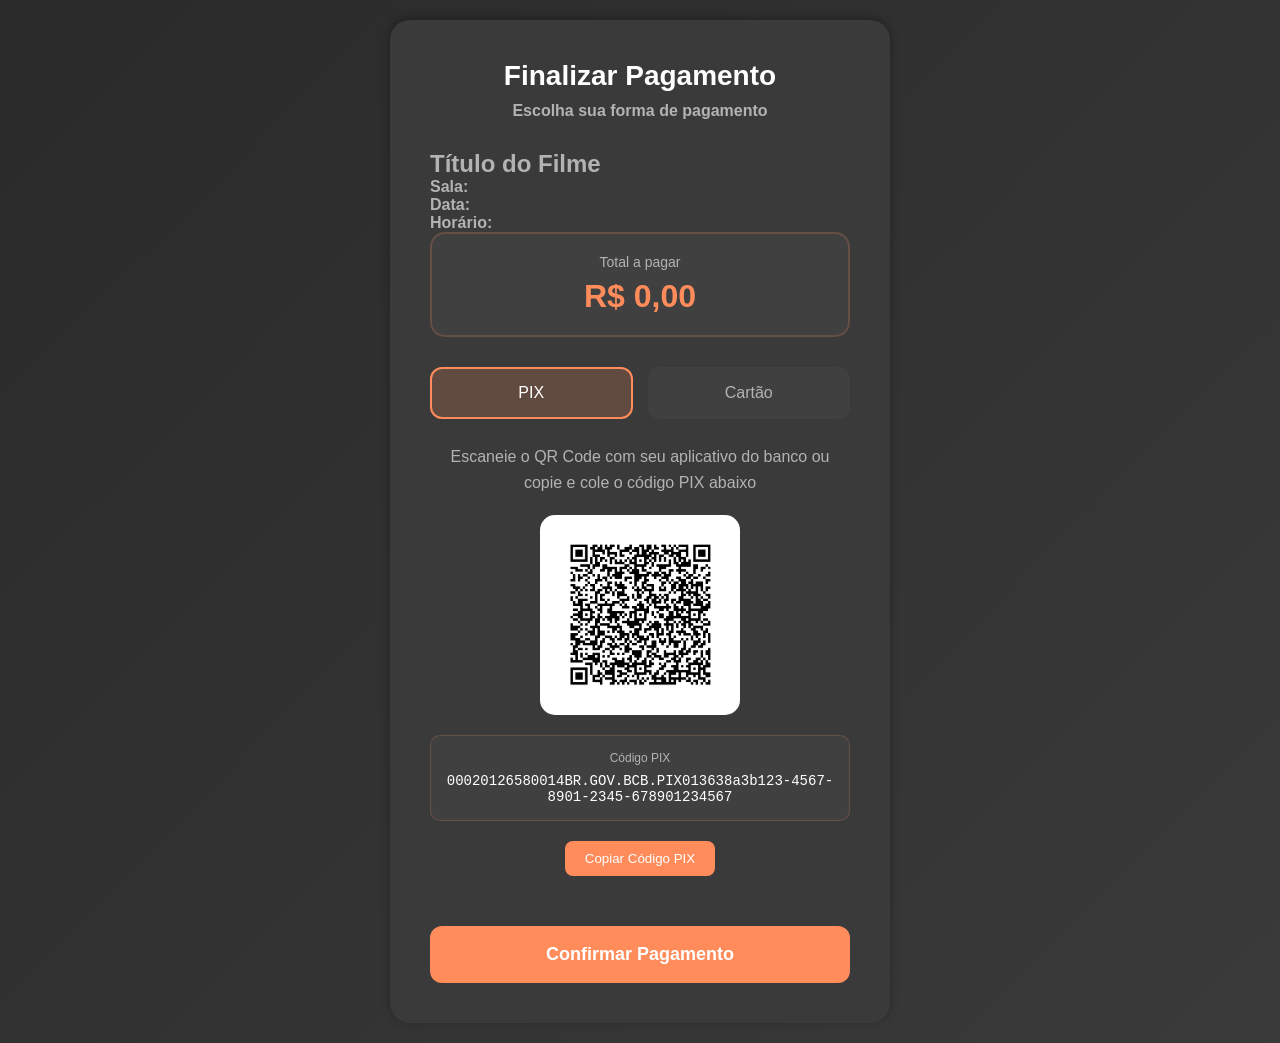
<file: telas/tela_pagamento/pagamento.html>
<!DOCTYPE html>
<html lang="pt-BR"> 
  <head>
    <meta charset="UTF-8" />
    <meta name="viewport" content="width=device-width, initial-scale=1.0" />
    <link rel="icon" href="/img/favicon.png" type="image/png" />
    <title>Pagamento - PIX e Cartão</title>
    <link rel="stylesheet" href="styles.css" />
  </head>

  <body>
     
    <div class="payment-container">
      <div class="payment-header">
        <h1 class="payment-title">Finalizar Pagamento</h1>
        <p class="payment-subtitle">Escolha sua forma de pagamento</p>
      </div>

      <!-- NOVA SEÇÃO: Detalhes do filme -->
      <div class="payment-subtitle">
        <h2 id="filme-titulo">Título do Filme</h2>
        <p><strong>Sala:</strong> <span id="filme-sala"></span></p>
        <p><strong>Data:</strong> <span id="filme-data"></span></p>
        <p><strong>Horário:</strong> <span id="filme-horario"></span></p>
      </div>

      <div class="payment-amount">
        <div class="amount-label">Total a pagar</div>
        <div class="amount-value">R$ 0,00</div>
      </div>

      <div class="payment-methods">
        <div class="method-selector">
          <div class="method-option active" data-method="pix">PIX</div>
          <div class="method-option" data-method="card">Cartão</div>
        </div>

        <div class="payment-content">
          <div class="pix-content active">
            <div class="pix-instructions">
              <p>
                Escaneie o QR Code com seu aplicativo do banco ou copie e cole o
                código PIX abaixo
              </p>
            </div>

            <div class="qr-code">
              <img src="qrcode.png" alt="QR Code PIX" class="qr-image" />
            </div>

            <div class="pix-code">
              <div class="pix-code-label">Código PIX</div>
              <div class="pix-code-value">
                00020126580014BR.GOV.BCB.PIX013638a3b123-4567-8901-2345-678901234567
              </div>
            </div>

            <button class="copy-button" onclick="copyPixCode()">
              Copiar Código PIX
            </button>
          </div>

          <div class="card-content">
            <form id="cardForm">
              <div class="form-group">
                <label class="form-label">Número do Cartão</label>
                <input type="text" class="form-input" placeholder="0000 0000 0000 0000" maxlength="19" onkeyup="formatCardNumber(this)" />
              </div>

              <div class="form-group">
                <label class="form-label">Nome no Cartão</label>
                <input type="text" class="form-input" placeholder="Digite o nome como está no cartão" />
              </div>

              <div class="form-row">
                <div class="form-group">
                  <label class="form-label">Validade</label>
                  <input type="text" class="form-input" placeholder="MM/AA" maxlength="5" onkeyup="formatExpiry(this)" />
                </div>
                <div class="form-group">
                  <label class="form-label">CVV</label>
                  <input type="password" class="form-input" placeholder="123" maxlength="4" />
                </div>
              </div>
            </form>
          </div>
        </div>
      </div>

      <button class="confirm-button" onclick="processPayment()">Confirmar Pagamento</button>
    </div>

    <script>
      // Preenche os dados ao carregar a página
      window.addEventListener('DOMContentLoaded', () => {
        const detalhes = JSON.parse(localStorage.getItem('detalhesCompra'));
        const filme = JSON.parse(localStorage.getItem('filmeSelecionado'));

        // Preenche valor total
        if (detalhes && detalhes.total) {
          const valorFormatado = detalhes.total.toFixed(2).replace('.', ',');
          document.querySelector('.amount-value').textContent = `R$ ${valorFormatado}`;
        }

        // Preenche dados do filme
        if (filme) {
          document.getElementById("filme-titulo").textContent = filme.titulo || "Título não disponível";
          document.getElementById("filme-sala").textContent = filme.sala || "N/D";
          document.getElementById("filme-data").textContent = filme.data || "N/D";
          document.getElementById("filme-horario").textContent = filme.hora || "N/D";
        }
      });

      const methodOptions = document.querySelectorAll(".method-option");
      const pixContent = document.querySelector(".pix-content");
      const cardContent = document.querySelector(".card-content");

      methodOptions.forEach((option) => {
        option.addEventListener("click", () => {
          methodOptions.forEach((opt) => opt.classList.remove("active"));
          option.classList.add("active");

          const method = option.dataset.method;
          if (method === "pix") {
            pixContent.classList.add("active");
            cardContent.classList.remove("active");
          } else {
            cardContent.classList.add("active");
            pixContent.classList.remove("active");
          }
        });
      });

      function copyPixCode() {
        const pixCode = document.querySelector(".pix-code-value").textContent;
        navigator.clipboard.writeText(pixCode).then(() => {
          const button = document.querySelector(".copy-button");
          const originalText = button.textContent;
          button.textContent = "Copiado!";
          button.style.background = "#28a745";
          setTimeout(() => {
            button.textContent = originalText;
            button.style.background = "var(--primary-orange)";
          }, 2000);
        });
      }

      function formatCardNumber(input) {
        let value = input.value.replace(/\D/g, "");
        value = value.replace(/(\d{4})(?=\d)/g, "$1 ");
        input.value = value;
      }

      function formatExpiry(input) {
        let value = input.value.replace(/\D/g, "");
        if (value.length >= 2) {
          value = value.substring(0, 2) + "/" + value.substring(2, 4);
        }
        input.value = value;
      }

      function processPayment() {
        const activeMethod = document.querySelector(".method-option.active").dataset.method;
        const button = document.querySelector(".confirm-button");

        button.disabled = true;
        button.textContent = "Processando...";

        setTimeout(() => {
          //const usuarios = JSON.parse(localStorage.getItem('usuarioSelecionado')) || {};
          const detalhes = JSON.parse(localStorage.getItem('detalhesCompra')) || {};
          const filme = JSON.parse(localStorage.getItem('filmeSelecionado')) || {};

          const nomeFilme = filme.titulo || "Filme Desconhecido";
          const sala = ` ${filme.sala}`;
          //const usuario = ` ${usuarios.usuario}`;
          const data = ` ${filme.data}`;
          const hora = ` ${filme.hora}`;
          const total = detalhes.total ? `R$ ${detalhes.total.toFixed(2).replace('.', ',')}` : "R$ 0,00";

          if (activeMethod === "pix") {
            alert("Aguardando confirmação do PIX! Você será notificado quando o pagamento for confirmado.");
          } else {
            const form = document.createElement("form");
            form.method = "POST";
            form.action = "gerar_pdf.php";
            form.target = "_blank";

            /*const inputUsuario = document.createElement("input");
            inputUsuario.type = "hidden";
            inputUsuario.name = "nomeUsuario";
            inputUsuario.value = nomeUsuario;*/

            const inputNome = document.createElement("input");
            inputNome.type = "hidden";
            inputNome.name = "nomeFilme";
            inputNome.value = nomeFilme;

            const inputSala = document.createElement("input");
            inputSala.type = "hidden";
            inputSala.name = "sala";
            inputSala.value = sala;

            const inputData = document.createElement("input");
            inputData.type = "hidden";
            inputData.name = "data";
            inputData.value = data;

            const inputHora = document.createElement("input");
            inputHora.type = "hidden";
            inputHora.name = "hora";
            inputHora.value = hora;


            const inputTotal = document.createElement("input");
            inputTotal.type = "hidden";
            inputTotal.name = "total";
            inputTotal.value = total;

            //form.appendChild(inputUsuario);
            form.appendChild(inputNome);
            form.appendChild(inputSala);
            form.appendChild(inputData);
            form.appendChild(inputHora);
            form.appendChild(inputTotal);
            document.body.appendChild(form);
            form.submit();
            form.remove();

            alert("Pagamento aprovado! Gerando comprovante...");
          }

          button.disabled = false;
          button.textContent = "Confirmar Pagamento";
        }, 3000);
      }
    </script>
  </body>
</html>
</file>
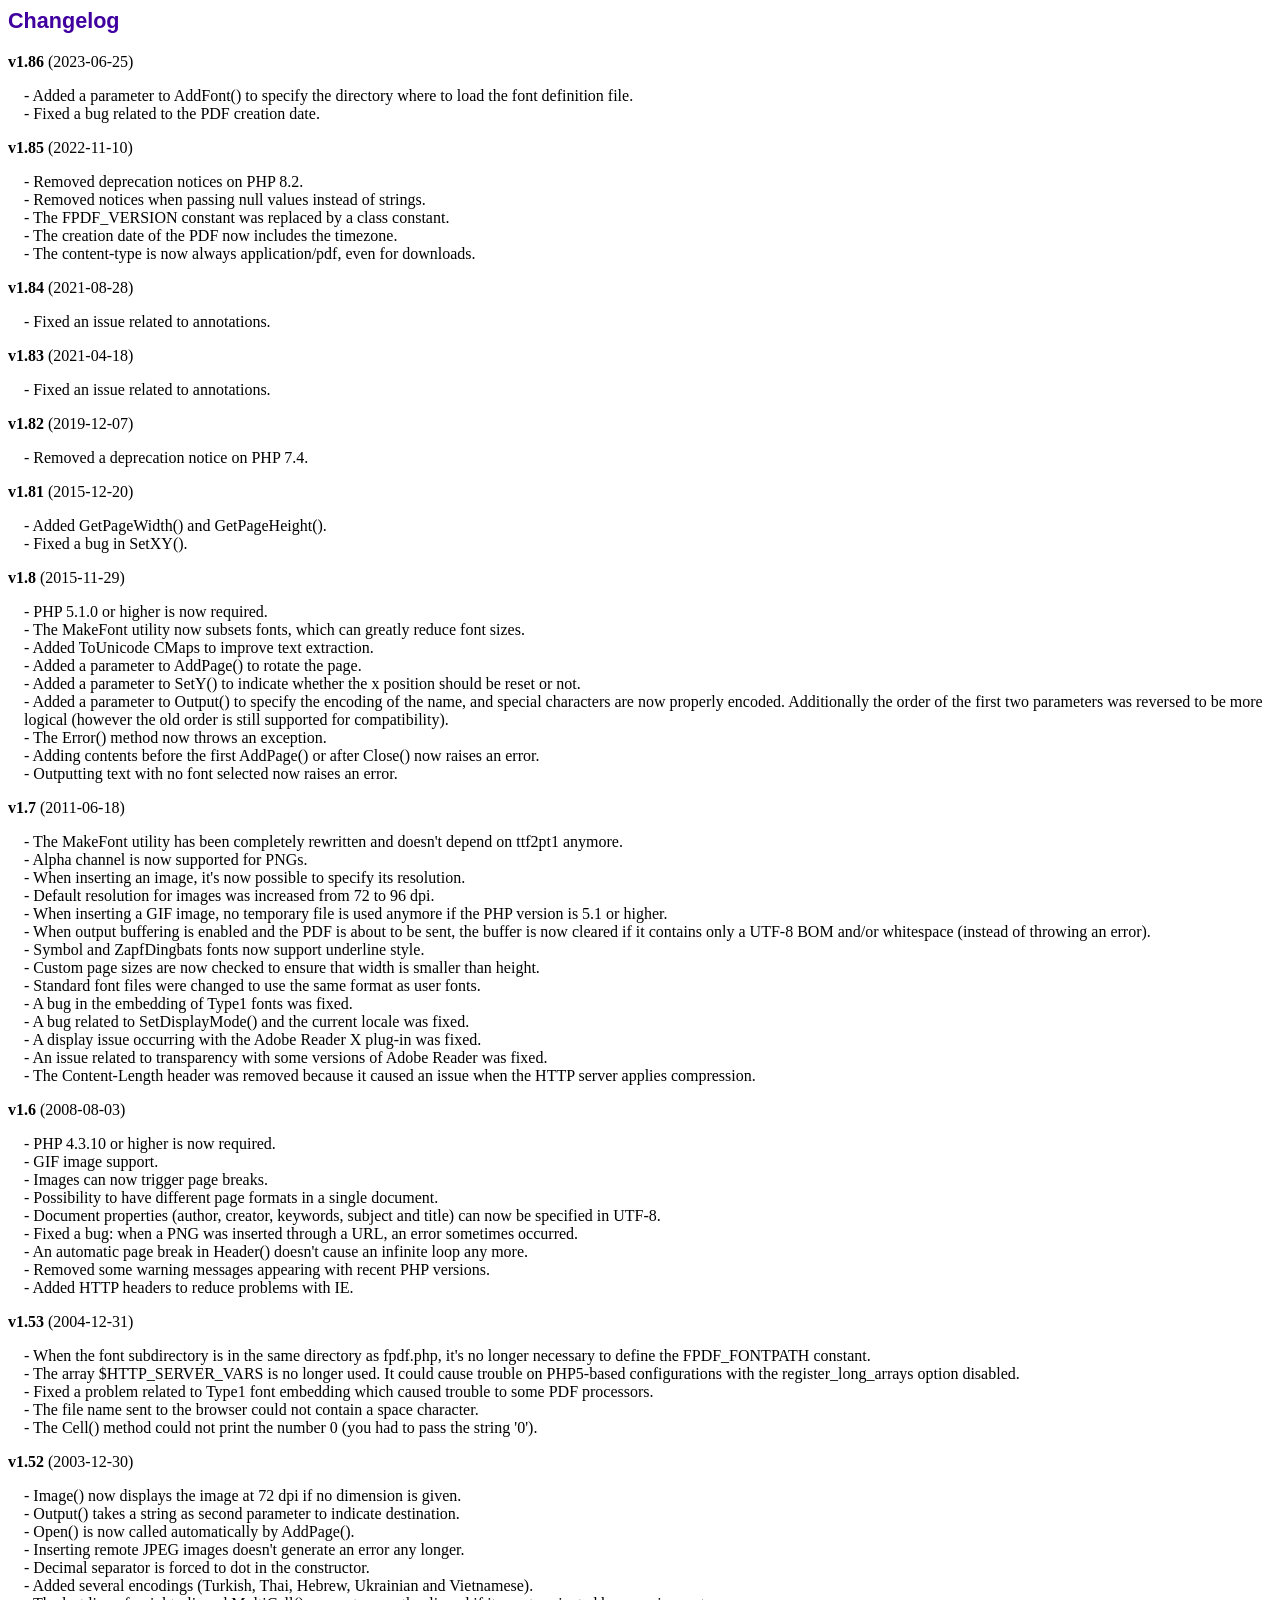
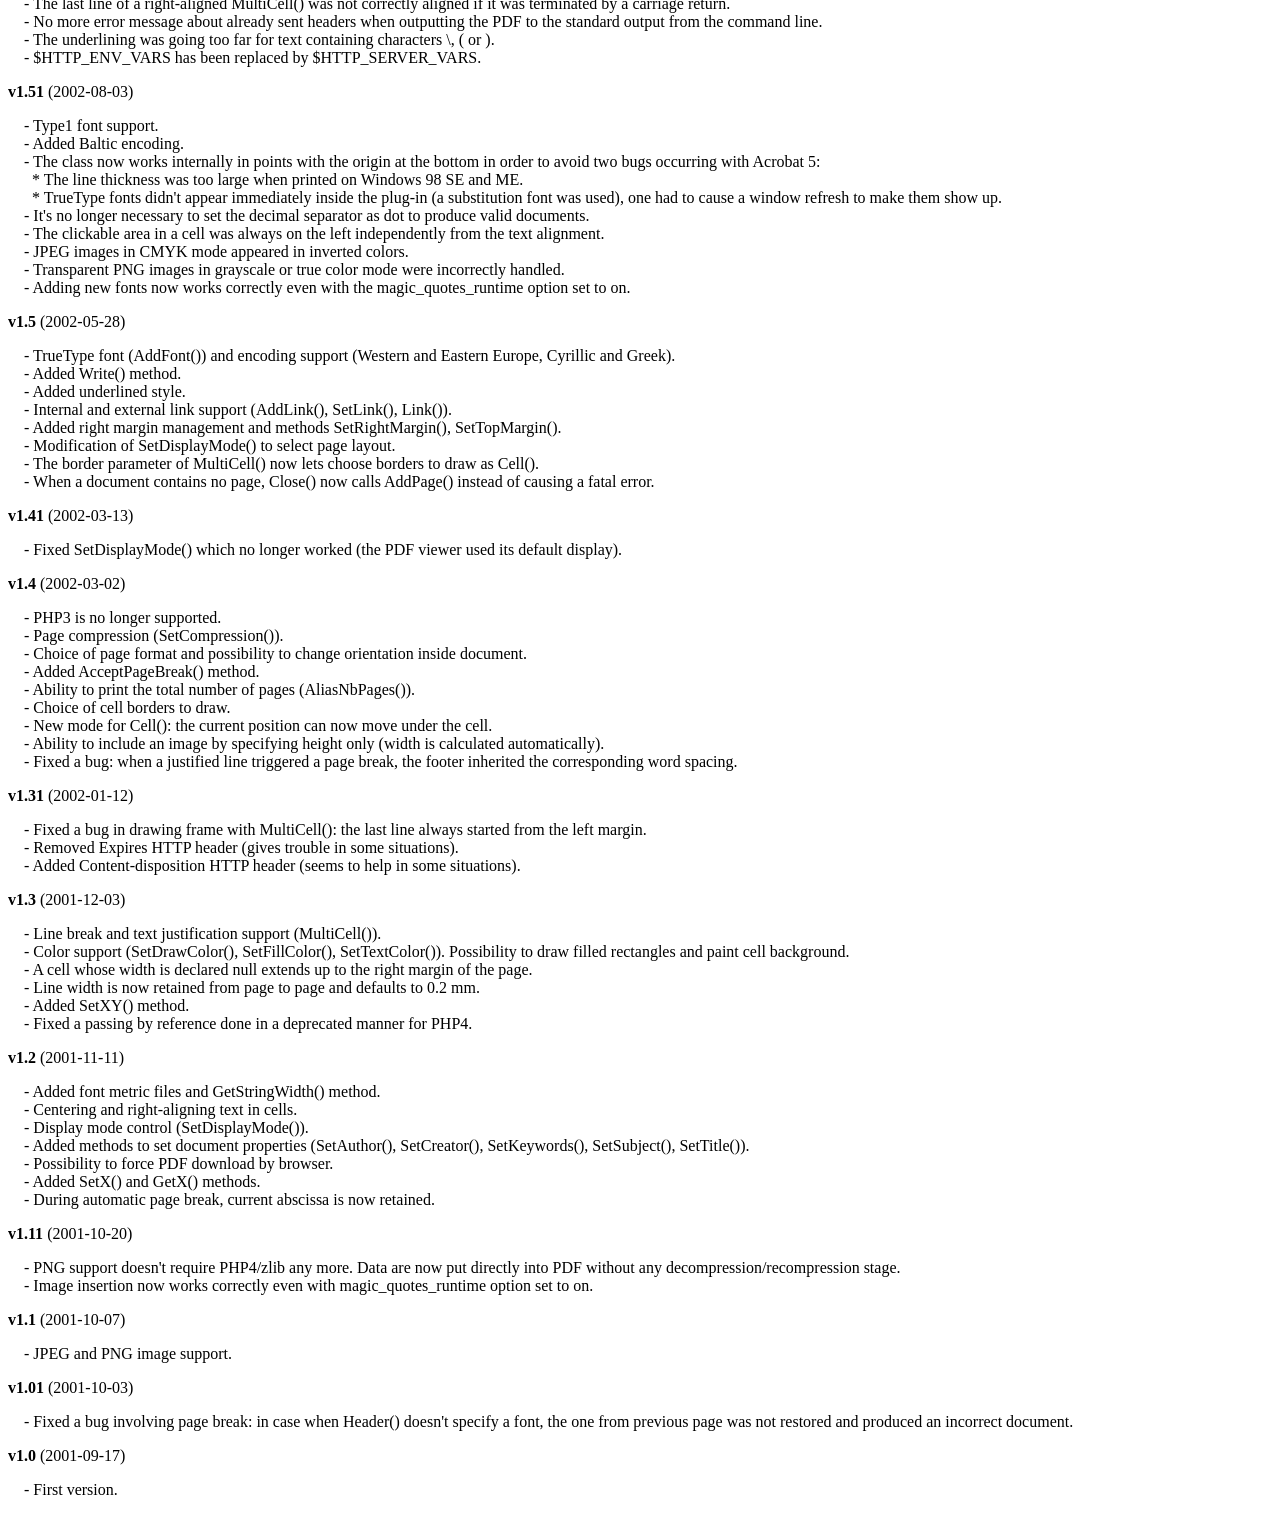
<file: telas/tela_pagamento/fpdf/changelog.htm>
<!DOCTYPE html PUBLIC "-//W3C//DTD HTML 4.01 Transitional//EN">
<html>
<head>
<meta http-equiv="Content-Type" content="text/html; charset=UTF-8">
<title>Changelog</title>
<link type="text/css" rel="stylesheet" href="fpdf.css">
<style type="text/css">
dd {margin:1em 0 1em 1em}
</style>
</head>
<body>
<h1>Changelog</h1>
<dl>
<dt><strong>v1.86</strong> (2023-06-25)</dt>
<dd>
- Added a parameter to AddFont() to specify the directory where to load the font definition file.<br>
- Fixed a bug related to the PDF creation date.<br>
</dd>
<dt><strong>v1.85</strong> (2022-11-10)</dt>
<dd>
- Removed deprecation notices on PHP 8.2.<br>
- Removed notices when passing null values instead of strings.<br>
- The FPDF_VERSION constant was replaced by a class constant.<br>
- The creation date of the PDF now includes the timezone.<br>
- The content-type is now always application/pdf, even for downloads.<br>
</dd>
<dt><strong>v1.84</strong> (2021-08-28)</dt>
<dd>
- Fixed an issue related to annotations.<br>
</dd>
<dt><strong>v1.83</strong> (2021-04-18)</dt>
<dd>
- Fixed an issue related to annotations.<br>
</dd>
<dt><strong>v1.82</strong> (2019-12-07)</dt>
<dd>
- Removed a deprecation notice on PHP 7.4.<br>
</dd>
<dt><strong>v1.81</strong> (2015-12-20)</dt>
<dd>
- Added GetPageWidth() and GetPageHeight().<br>
- Fixed a bug in SetXY().<br>
</dd>
<dt><strong>v1.8</strong> (2015-11-29)</dt>
<dd>
- PHP 5.1.0 or higher is now required.<br>
- The MakeFont utility now subsets fonts, which can greatly reduce font sizes.<br>
- Added ToUnicode CMaps to improve text extraction.<br>
- Added a parameter to AddPage() to rotate the page.<br>
- Added a parameter to SetY() to indicate whether the x position should be reset or not.<br>
- Added a parameter to Output() to specify the encoding of the name, and special characters are now properly encoded. Additionally the order of the first two parameters was reversed to be more logical (however the old order is still supported for compatibility).<br>
- The Error() method now throws an exception.<br>
- Adding contents before the first AddPage() or after Close() now raises an error.<br>
- Outputting text with no font selected now raises an error.<br>
</dd>
<dt><strong>v1.7</strong> (2011-06-18)</dt>
<dd>
- The MakeFont utility has been completely rewritten and doesn't depend on ttf2pt1 anymore.<br>
- Alpha channel is now supported for PNGs.<br>
- When inserting an image, it's now possible to specify its resolution.<br>
- Default resolution for images was increased from 72 to 96 dpi.<br>
- When inserting a GIF image, no temporary file is used anymore if the PHP version is 5.1 or higher.<br>
- When output buffering is enabled and the PDF is about to be sent, the buffer is now cleared if it contains only a UTF-8 BOM and/or whitespace (instead of throwing an error).<br>
- Symbol and ZapfDingbats fonts now support underline style.<br>
- Custom page sizes are now checked to ensure that width is smaller than height.<br>
- Standard font files were changed to use the same format as user fonts.<br>
- A bug in the embedding of Type1 fonts was fixed.<br>
- A bug related to SetDisplayMode() and the current locale was fixed.<br>
- A display issue occurring with the Adobe Reader X plug-in was fixed.<br>
- An issue related to transparency with some versions of Adobe Reader was fixed.<br>
- The Content-Length header was removed because it caused an issue when the HTTP server applies compression.<br>
</dd>
<dt><strong>v1.6</strong> (2008-08-03)</dt>
<dd>
- PHP 4.3.10 or higher is now required.<br>
- GIF image support.<br>
- Images can now trigger page breaks.<br>
- Possibility to have different page formats in a single document.<br>
- Document properties (author, creator, keywords, subject and title) can now be specified in UTF-8.<br>
- Fixed a bug: when a PNG was inserted through a URL, an error sometimes occurred.<br>
- An automatic page break in Header() doesn't cause an infinite loop any more.<br>
- Removed some warning messages appearing with recent PHP versions.<br>
- Added HTTP headers to reduce problems with IE.<br>
</dd>
<dt><strong>v1.53</strong> (2004-12-31)</dt>
<dd>
- When the font subdirectory is in the same directory as fpdf.php, it's no longer necessary to define the FPDF_FONTPATH constant.<br>
- The array $HTTP_SERVER_VARS is no longer used. It could cause trouble on PHP5-based configurations with the register_long_arrays option disabled.<br>
- Fixed a problem related to Type1 font embedding which caused trouble to some PDF processors.<br>
- The file name sent to the browser could not contain a space character.<br>
- The Cell() method could not print the number 0 (you had to pass the string '0').<br>
</dd>
<dt><strong>v1.52</strong> (2003-12-30)</dt>
<dd>
- Image() now displays the image at 72 dpi if no dimension is given.<br>
- Output() takes a string as second parameter to indicate destination.<br>
- Open() is now called automatically by AddPage().<br>
- Inserting remote JPEG images doesn't generate an error any longer.<br>
- Decimal separator is forced to dot in the constructor.<br>
- Added several encodings (Turkish, Thai, Hebrew, Ukrainian and Vietnamese).<br>
- The last line of a right-aligned MultiCell() was not correctly aligned if it was terminated by a carriage return.<br>
- No more error message about already sent headers when outputting the PDF to the standard output from the command line.<br>
- The underlining was going too far for text containing characters \, ( or ).<br>
- $HTTP_ENV_VARS has been replaced by $HTTP_SERVER_VARS.<br>
</dd>
<dt><strong>v1.51</strong> (2002-08-03)</dt>
<dd>
- Type1 font support.<br>
- Added Baltic encoding.<br>
- The class now works internally in points with the origin at the bottom in order to avoid two bugs occurring with Acrobat 5:<br>&nbsp;&nbsp;* The line thickness was too large when printed on Windows 98 SE and ME.<br>&nbsp;&nbsp;* TrueType fonts didn't appear immediately inside the plug-in (a substitution font was used), one had to cause a window refresh to make them show up.<br>
- It's no longer necessary to set the decimal separator as dot to produce valid documents.<br>
- The clickable area in a cell was always on the left independently from the text alignment.<br>
- JPEG images in CMYK mode appeared in inverted colors.<br>
- Transparent PNG images in grayscale or true color mode were incorrectly handled.<br>
- Adding new fonts now works correctly even with the magic_quotes_runtime option set to on.<br>
</dd>
<dt><strong>v1.5</strong> (2002-05-28)</dt>
<dd>
- TrueType font (AddFont()) and encoding support (Western and Eastern Europe, Cyrillic and Greek).<br>
- Added Write() method.<br>
- Added underlined style.<br>
- Internal and external link support (AddLink(), SetLink(), Link()).<br>
- Added right margin management and methods SetRightMargin(), SetTopMargin().<br>
- Modification of SetDisplayMode() to select page layout.<br>
- The border parameter of MultiCell() now lets choose borders to draw as Cell().<br>
- When a document contains no page, Close() now calls AddPage() instead of causing a fatal error.<br>
</dd>
<dt><strong>v1.41</strong> (2002-03-13)</dt>
<dd>
- Fixed SetDisplayMode() which no longer worked (the PDF viewer used its default display).<br>
</dd>
<dt><strong>v1.4</strong> (2002-03-02)</dt>
<dd>
- PHP3 is no longer supported.<br>
- Page compression (SetCompression()).<br>
- Choice of page format and possibility to change orientation inside document.<br>
- Added AcceptPageBreak() method.<br>
- Ability to print the total number of pages (AliasNbPages()).<br>
- Choice of cell borders to draw.<br>
- New mode for Cell(): the current position can now move under the cell.<br>
- Ability to include an image by specifying height only (width is calculated automatically).<br>
- Fixed a bug: when a justified line triggered a page break, the footer inherited the corresponding word spacing.<br>
</dd>
<dt><strong>v1.31</strong> (2002-01-12)</dt>
<dd>
- Fixed a bug in drawing frame with MultiCell(): the last line always started from the left margin.<br>
- Removed Expires HTTP header (gives trouble in some situations).<br>
- Added Content-disposition HTTP header (seems to help in some situations).<br>
</dd>
<dt><strong>v1.3</strong> (2001-12-03)</dt>
<dd>
- Line break and text justification support (MultiCell()).<br>
- Color support (SetDrawColor(), SetFillColor(), SetTextColor()). Possibility to draw filled rectangles and paint cell background.<br>
- A cell whose width is declared null extends up to the right margin of the page.<br>
- Line width is now retained from page to page and defaults to 0.2 mm.<br>
- Added SetXY() method.<br>
- Fixed a passing by reference done in a deprecated manner for PHP4.<br>
</dd>
<dt><strong>v1.2</strong> (2001-11-11)</dt>
<dd>
- Added font metric files and GetStringWidth() method.<br>
- Centering and right-aligning text in cells.<br>
- Display mode control (SetDisplayMode()).<br>
- Added methods to set document properties (SetAuthor(), SetCreator(), SetKeywords(), SetSubject(), SetTitle()).<br>
- Possibility to force PDF download by browser.<br>
- Added SetX() and GetX() methods.<br>
- During automatic page break, current abscissa is now retained.<br>
</dd>
<dt><strong>v1.11</strong> (2001-10-20)</dt>
<dd>
- PNG support doesn't require PHP4/zlib any more. Data are now put directly into PDF without any decompression/recompression stage.<br>
- Image insertion now works correctly even with magic_quotes_runtime option set to on.<br>
</dd>
<dt><strong>v1.1</strong> (2001-10-07)</dt>
<dd>
- JPEG and PNG image support.<br>
</dd>
<dt><strong>v1.01</strong> (2001-10-03)</dt>
<dd>
- Fixed a bug involving page break: in case when Header() doesn't specify a font, the one from previous page was not restored and produced an incorrect document.<br>
</dd>
<dt><strong>v1.0</strong> (2001-09-17)</dt>
<dd>
- First version.<br>
</dd>
</dl>
</body>
</html>
</file>
<file: telas/telas_modal/style.css>
/* === LOGO CINE SENAC === */
.logo-container {
  text-align: center;
  margin-bottom: 20px;
}

.logo-pequena {
  width: 200px;
  height: auto;
  display: inline-block;
  transition: transform 0.3s ease;
}

.logo-pequena:hover {
  transform: scale(1.05);
}

/* === LAYOUT DOS BOTÕES ADMINISTRATIVOS === */
.botoes-admin {
  display: flex;
  flex-direction: column;
  gap: 15px; /* ESPAÇO ENTRE OS BOTÕES */
  max-width: 300px; /* OPCIONAL, CONTROLA A LARGURA */
  margin: 30px auto;
  padding: 20px;
  border: 2px solid #e6762f;
  border-radius: 8px;
  background-color: #fff;
  box-shadow: 0 4px 8px rgba(0, 0, 0, 0.1);
}

.botoes-admin button {
  width: 100%; /* BOTÃO OCUPA TODA A LARGURA DO CONTAINER */
}

/* === ESTILO GLOBAL === */
body {
  font-family: Arial, sans-serif;
  margin: 0;
  padding: 20px;
  background-color: #f2f2f2;
}

button {
  padding: 10px 20px;
  font-size: 16px;
  background-color: #e6762f;
  color: white;
  border: none;
  border-radius: 5px;
  cursor: pointer;
}


/* === MODAL === */
.modal {
  display: none;
  position: fixed;
  z-index: 1000;
  left: 0;
  top: 0;
  width: 100%;
  height: 100%;
  overflow: auto;
  background-color: rgba(0, 0, 0, 0.5);
}

#modalFilme {
  z-index: 2000; /* maior que o modalVerfilmes */
}

#modalVerfilmes {
  z-index: 1000;
}

.modal-conteudo {
  background-color: #fff;
  margin: 5% auto;
  padding: 20px;
  border-radius: 8px;
  width: 95%;
  max-width: 1100px; /* aumenta o limite horizontal */
  box-shadow: 0 4px 8px rgba(0, 0, 0, 0.2);
  overflow-x: auto; /* evita quebra visual */
  box-sizing: border-box;
  display: flex;
  flex-direction: column;
  align-items: center;
}

.fechar {
  color: #aaa;
  font-size: 28px;
  position: absolute;
  top: 10px;
  right: 15px;
  cursor: pointer;
}

.fechar:hover {
  color: #000;
}

/* === FORMULÁRIO === */
form {
  background: #fff;
  padding: 25px;
  border-radius: 8px;
  max-width: 600px;
  margin: auto;
  box-sizing: border-box;
  box-shadow: 0 0 10px rgba(0, 0, 0, 0.1);
}

label {
  
  margin-top: 15px;
  font-weight: bold;
}

.select-wrapper {
  position: relative;
  width: 100%;
}

.select-wrapper select {
  width: 100%;
  height: 42px;
  padding: 10px;
  padding-right: 30px;
  font-size: 14px;
  font-family: Arial, sans-serif;
  color: #333;
  border: 1px solid #ccc;
  border-radius: 5px;
  box-sizing: border-box;
  cursor: pointer;
  -webkit-appearance: none;
  -moz-appearance: none;
  appearance: none;
}

.select-wrapper::after {
  content: "";
  position: absolute;
  pointer-events: none;
  right: 15px;
  top: 50%;
  width: 0;
  height: 0;
  border-left: 6px solid transparent;
  border-right: 6px solid transparent;
  border-top: 6px solid #333;
  transform: translateY(-50%);
}

input[type="text"],
input[type="number"],
input[type="url"],
input[type="file"],
textarea {
  width: 100%;
  padding: 10px;
  margin-top: 5px;
  box-sizing: border-box;
  border: 1px solid #ccc;
  border-radius: 5px;
}

input[type="submit"] {
  background-color: #ff8c42;
  color: white;
  border: none;
  padding: 12px 20px;
  margin-top: 20px;
  border-radius: 5px;
  cursor: pointer;
  width: 100%;
  font-size: 16px;
  font-weight: bold;
  transition: background-color 0.3s ease, transform 0.2s ease;
  box-shadow: 0 4px 6px rgba(0, 0, 0, 0.1);
}

input[type="submit"]:hover {
  background-color: #e6762f;
  transform: translateY(-2px);
}

/* === CUSTOM MULTISELECT === */
.custom-multiselect {
  position: relative;
  width: 100%;
  margin-top: 5px;
}

.custom-multiselect .select-box {
  position: relative;
  width: 100%;
  height: 42px;
  padding: 10px;
  border: 1px solid #ccc;
  border-radius: 5px;
  font-size: 14px;
  font-family: Arial, sans-serif;
  color: #333;
  background-color: #fff;
  box-sizing: border-box;
  cursor: pointer;
  display: flex;
  align-items: center;
  justify-content: flex-start;
}

.custom-multiselect .select-box::after {
  content: "";
  position: absolute;
  pointer-events: none;
  right: 15px;
  top: 50%;
  width: 0;
  height: 0;
  border-left: 6px solid transparent;
  border-right: 6px solid transparent;
  border-top: 6px solid #333;
  transform: translateY(-50%);
}

.custom-multiselect .checkboxes {
  display: none;
  border: 1px solid #ccc;
  padding: 10px;
  background: #fff;
  position: absolute;
  z-index: 1;
  width: 100%;
  max-height: 200px;
  overflow-y: auto;
  box-shadow: 0 2px 5px rgba(0, 0, 0, 0.2);
}

.custom-multiselect .checkboxes.show {
  display: block;
}

.arrow {
  /* OCULTO, PODE USAR SE QUISER MOSTRAR SETA */
  display: none;
  float: right;
}

#selected {
  flex: 1;
  overflow: hidden;
  white-space: nowrap;
  text-overflow: ellipsis;
}

/* === DROPDOWN DAS CHECKBOXES === */
.checkboxes {
  display: none;
  position: absolute;
  top: 100%;
  left: 0;
  width: 100%;
  background-color: #fff;
  border: 1px solid #ccc;
  border-top: none;
  max-height: 150px;
  overflow-y: auto;
  z-index: 100;
  box-sizing: border-box;
}

.checkboxes label {
  display: block;
  padding: 8px 10px;
  cursor: pointer;
  font-size: 14px;
}

.checkboxes label:hover {
  background-color: #f4f4f4;
}

body {
  font-family: Arial, sans-serif;
  text-align: center;
  padding: 40px;
  background-color: #f0f0f0;
}

.contador {
  display: inline-flex;
  align-items: center;
  gap: 15px;
  font-size: 32px;
  margin-top: 20px;
}

button {
  padding: 6px 12px;
  font-size: 16px;
  background-color: #e6762f;
  color: white;
  border: 1px solid #c76425;
  border-radius: 4px;
  cursor: pointer;
}

button:hover {
  background-color: #c76425;
}
/* Toggle Switch Estilo iOS */
.switch {
  position: relative;
  display: inline-block;
  width: 50px;
  height: 28px;
}

.switch input {
  opacity: 0;
  width: 0;
  height: 0;
}

.slider {
  position: absolute;
  cursor: pointer;
  background-color: #ccc;
  transition: 0.4s;
  top: 0;
  left: 0;
  right: 0;
  bottom: 0;
  border-radius: 28px;
}

.slider:before {
  position: absolute;
  content: "";
  height: 20px;
  width: 20px;
  left: 4px;
  bottom: 4px;
  background-color: white;
  transition: 0.4s;
  border-radius: 50%;
}

/* Quando ativado */
input:checked + .slider {
  background-color: #4caf50;
}

input:checked + .slider:before {
  transform: translateX(22px);
}

#modalVerfilmes table {
  width: 100%;
  max-width: 1000px;
  margin: 0 auto;
  border-collapse: collapse;
  text-align: center;
}

#modalVerfilmes th,
#modalVerfilmes td {
  padding: 10px 8px;
}

table button {
  padding: 6px 10px;
  font-size: 14px;
  margin: 2px;
}

#modalConfirmarExclusao .modal-conteudo {
  max-width: 400px;
  text-align: center;
  padding: 30px;
}

#modalConfirmarExclusao button {
  margin: 0 10px;
}

.btn-voltar {
  display: inline-block;
  padding: 10px 20px;
  background-color: #e6762f;
  color: white;
  text-decoration: none;
  border-radius: 5px;
}

.btn-sair {
  display: inline-block;
  padding: 10px 20px;
  background-color: #e6762f;
  color: white;
  text-decoration: none;
  border-radius: 5px;
}
</file>
<file: telas/tela_pagamento/fpdf/fpdf.css>
body {font-family:"Times New Roman",serif}
h1 {font:bold 135% Arial,sans-serif; color:#4000A0; margin-bottom:0.9em}
h2 {font:bold 95% Arial,sans-serif; color:#900000; margin-top:1.5em; margin-bottom:1em}
dl.param dt {text-decoration:underline}
dl.param dd {margin-top:1em; margin-bottom:1em}
dl.param ul {margin-top:1em; margin-bottom:1em}
tt, code, kbd {font-family:"Courier New",Courier,monospace; font-size:82%}
div.source {margin-top:1.4em; margin-bottom:1.3em}
div.source pre {display:table; border:1px solid #24246A; width:100%; margin:0em; font-family:inherit; font-size:100%}
div.source code {display:block; border:1px solid #C5C5EC; background-color:#F0F5FF; padding:6px; color:#000000}
div.doc-source {margin-top:1.4em; margin-bottom:1.3em}
div.doc-source pre {display:table; width:100%; margin:0em; font-family:inherit; font-size:100%}
div.doc-source code {display:block; background-color:#E0E0E0; padding:4px}
.kw {color:#000080; font-weight:bold}
.str {color:#CC0000}
.cmt {color:#008000}
p.demo {text-align:center; margin-top:-0.9em}
a.demo {text-decoration:none; font-weight:bold; color:#0000CC}
a.demo:link {text-decoration:none; font-weight:bold; color:#0000CC}
a.demo:hover {text-decoration:none; font-weight:bold; color:#0000FF}
a.demo:active {text-decoration:none; font-weight:bold; color:#0000FF}
</file>
<file: telas/tela_cadastro_filme/form_cadastro_filme.css>
body {
    font-family: Arial, sans-serif;
    background-color: #f4f4f4;
    padding: 30px;
}

h1 {
    text-align: center;
    color: #333;
}

form {
    background: #fff;
    padding: 25px;
    border-radius: 8px;
    max-width: 600px;
    margin: auto;
    box-shadow: 0 0 10px rgba(0, 0, 0, 0.1);
    }

label {
    display: block;
    margin-top: 15px;
    font-weight: bold;
}

.select-wrapper {
  position: relative;           /* Necessário para posicionar a seta */
  width: 100%;                 /* Largura total */
}

.select-wrapper select {
    width: 100%;
    height: 42px;
    padding: 10px;
    padding-right: 30px;         /* Espaço para a seta à direita */
    font-size: 14px;
    font-family: Arial, sans-serif;
    color: #333;
    border: 1px solid #ccc;
    border-radius: 5px;
    box-sizing: border-box;
    cursor: pointer;

  -webkit-appearance: none;    /* Remove estilo padrão do select */
    -moz-appearance: none;
    appearance: none;
}

.select-wrapper::after {
    content: "";                 /* Gera uma seta personalizada */
    position: absolute;
    pointer-events: none;        /* Não interfere no clique */
    right: 15px;                 /* Distância da direita */
    top: 50%;                   /* Centraliza verticalmente */
    width: 0;
    height: 0;
    border-left: 6px solid transparent;   /* Triângulo da seta */
    border-right: 6px solid transparent;
    border-top: 6px solid #333;            /* Cor da seta */
    transform: translateY(-50%);           /* Ajusta a posição vertical */
}


input[type="text"],
input[type="number"],
input[type="url"],
input[type="file"],
textarea {
    width: 100%;
    padding: 10px;
    margin-top: 5px;
    box-sizing: border-box;
    border: 1px solid #ccc;
    border-radius: 5px;
    }

input[type="submit"] {
    background-color: #ff8c42; /* Laranja vibrante */
    color: white;
    border: none;
    padding: 12px 20px;
    margin-top: 20px;
    border-radius: 5px;
    cursor: pointer;
    width: 100%;
    font-size: 16px;
    font-weight: bold;
    transition: background-color 0.3s ease, transform 0.2s ease;
    box-shadow: 0 4px 6px rgba(0, 0, 0, 0.1); /* Sombra leve */
}

input[type="submit"]:hover {
  background-color: #e6762f; /* Laranja escuro no hover */
  transform: translateY(-2px); /* Eleva levemente ao passar o mouse */
}


input[type="submit"]:hover {
    background-color: #F68C1E;
}

.custom-multiselect {
    position: relative;          /* Para dropdown posicionado corretamente */
    width: 100%;
    margin-top: 5px;
}

.custom-multiselect .select-box {
    position: relative;
    width: 100%;
    height: 42px;
    padding: 10px;
    border: 1px solid #ccc;
    border-radius: 5px;
    font-size: 14px;
    font-family: Arial, sans-serif;
    color: #333;
    background-color: #fff;
    box-sizing: border-box;
    cursor: pointer;
    display: flex;               /* Layout flexível para alinhar texto */
    align-items: center;         /* Alinha verticalmente ao centro */
    justify-content: flex-start; /* Texto à esquerda */
}

.custom-multiselect .select-box::after {
    content: "";                /* Setinha igual ao select */
    position: absolute;
    pointer-events: none;
    right: 15px;
    top: 50%;
    width: 0;
    height: 0;
    border-left: 6px solid transparent;
    border-right: 6px solid transparent;
    border-top: 6px solid #333;
    transform: translateY(-50%);
}

.arrow {
  display: none;              /* Esconde a seta extra no HTML */
}

#selected {
  flex: 1;                   /* Ocupa o máximo espaço possível */
  overflow: hidden;          /* Esconde texto que ultrapassa */
  white-space: nowrap;       /* Impede quebra de linha */
  text-overflow: ellipsis;   /* Adiciona "..." quando texto é longo */
}

/* Dropdown escondido inicialmente */
.checkboxes {
    display: none;             /* Não aparece ao carregar */
    position: absolute;        /* Fica sobre outros elementos */
    top: 100%;                 /* Fica logo abaixo da caixa */
    left: 0;
    width: 100%;
    background-color: #fff;    /* Fundo branco */
    border: 1px solid #ccc;
    border-top: none;          /* Evita borda duplicada no topo */
    max-height: 150px;         /* Altura máxima com scroll */
    overflow-y: auto;          /* Barra de rolagem vertical se necessário */
    z-index: 100;              /* Fica acima de outros elementos */
}

/* Estilo dos itens checkbox */
.checkboxes label {
    display: block;            /* Cada checkbox fica em linha nova */
    padding: 8px 10px;         /* Espaçamento interno */
    cursor: pointer;           /* Cursor pointer para indicar clicável */
    font-size: 14px;
}

.checkboxes label:hover {
  background-color: #f4f4f4; /* Destaque ao passar o mouse */
}
</file>
<file: telas/tela_cadastro_usuario/styles.css>
* {
  margin: 0;
  padding: 0;
  box-sizing: border-box;
}

body {
  font-family: "Segoe UI", Tahoma, Geneva, Verdana, sans-serif;
  background: #1f1f1f;
  color: #021a39;
  min-height: 100vh;
  display: flex;
  align-items: center;
  justify-content: center;
  padding: 20px;
}

.container {
  background: #ffffff;
  padding: 40px;
  border-radius: 12px;
  box-shadow: 0 8px 32px rgba(2, 26, 57, 0.1);
  width: 100%;
  max-width: 600px;
  border: 1px solid rgba(2, 26, 57, 0.1);
}

.header {
  text-align: center;
  margin-bottom: 32px;
}

.header h1 {
  color: #021a39;
  font-size: 28px;
  margin-bottom: 8px;
  font-weight: 600;
}

.header p {
  color: rgba(2, 26, 57, 0.7);
  font-size: 14px;
}

.form-group {
  margin-bottom: 24px;
}

.form-group label {
  display: block;
  color: #021a39;
  font-size: 14px;
  font-weight: 500;
  margin-bottom: 8px;
}

.form-group input {
  width: 100%;
  padding: 14px 16px;
  background: #ffffff;
  border: 2px solid rgba(2, 26, 57, 0.2);
  border-radius: 8px;
  color: #021a39;
  font-size: 16px;
  transition: all 0.3s ease;
}

.form-group input:focus {
  outline: none;
  border-color: #f68c1e;
  box-shadow: 0 0 0 3px rgba(246, 140, 30, 0.1);
}

.form-group input::placeholder {
  color: rgba(2, 26, 57, 0.5);
}

.form-row {
  display: flex;
  gap: 16px;
}

.form-row .form-group {
  flex: 1;
}

.checkbox-group {
  display: flex;
  align-items: flex-start;
  gap: 12px;
  margin-bottom: 24px;
}

.checkbox-group input[type="checkbox"] {
  width: 18px;
  height: 18px;
  accent-color: #f68c1e;
  margin-top: 2px;
}

.checkbox-group label {
  font-size: 14px;
  color: rgba(2, 26, 57, 0.8);
  line-height: 1.4;
}

.checkbox-group a {
  color: #f68c1e;
  text-decoration: none;
  transition: color 0.3s ease;
}

.checkbox-group a:hover {
  color: #ffba75;
}

.submit-btn {
  width: 100%;
  background: #f68c1e;
  color: #ffffff;
  border: none;
  padding: 16px;
  border-radius: 8px;
  font-size: 16px;
  font-weight: 600;
  cursor: pointer;
  transition: all 0.3s ease;
  margin-bottom: 24px;
}

.submit-btn:hover {
  background: #ffba75;
  transform: translateY(-1px);
}

.submit-btn:active {
  transform: translateY(0);
}

.auth-link {
  text-align: center;
  color: rgba(2, 26, 57, 0.7);
  font-size: 14px;
}

.auth-link a {
  color: #f68c1e;
  text-decoration: none;
  font-weight: 500;
  transition: color 0.3s ease;
}

.auth-link a:hover {
  color: #ffba75;
}

.forgot-password {
  text-align: center;
  margin-bottom: 24px;
}

.forgot-password a {
  color: #f68c1e;
  text-decoration: none;
  font-size: 14px;
  transition: color 0.3s ease;
}

.forgot-password a:hover {
  color: #ffba75;
}

/* Responsividade */
@media (max-width: 768px) {
  .container {
    padding: 32px 24px;
    margin: 0 16px;
  }

  .form-row {
    flex-direction: column;
    gap: 0;
  }

  .header h1 {
    font-size: 24px;
  }

  .form-group input {
    padding: 12px 14px;
    font-size: 16px;
  }

  .submit-btn {
    padding: 14px;
    font-size: 16px;
  }
}

@media (max-width: 480px) {
  body {
    padding: 16px;
  }

  .container {
    padding: 24px 20px;
    margin: 0;
  }

  .header h1 {
    font-size: 22px;
  }

  .header p {
    font-size: 13px;
  }

  .form-group {
    margin-bottom: 20px;
  }

  .form-group label {
    font-size: 13px;
  }

  .form-group input {
    padding: 12px;
    font-size: 15px;
  }

  .checkbox-group {
    gap: 10px;
  }

  .checkbox-group label {
    font-size: 13px;
  }

  .submit-btn {
    padding: 14px;
    font-size: 15px;
  }

  .auth-link {
    font-size: 13px;
  }
}

@media (max-width: 360px) {
  .container {
    padding: 20px 16px;
  }

  .header {
    margin-bottom: 24px;
  }

  .form-group {
    margin-bottom: 18px;
  }
}
.senha-wrapper {
  position: relative;
}

.senha-wrapper input {
  width: 100%;
  padding-right: 40px; /* espaço para o ícone */
}

.toggle-senha {
  position: absolute;
  right: 10px;
  top: 50%;
  transform: translateY(-50%);
  cursor: pointer;
  user-select: none;
  font-size: 1.2em;
}
</file>
<file: telas/tela_login/styles.css>
/* === LOGO CINE SENAC === */
.logo-container {
  text-align: center;
  margin-bottom: 20px;
}

.logo-pequena {
  width: 100px;
  height: auto;
  display: inline-block;
  transition: transform 0.3s ease;
}

.logo-pequena:hover {
  transform: scale(1.05);
}

* {
  margin: 0;
  padding: 0;
  box-sizing: border-box;
}

body {
  font-family: "Segoe UI", Tahoma, Geneva, Verdana, sans-serif;
  background: #1f1f1f;
  color: #021a39;
  min-height: 100vh;
  display: flex;
  align-items: center;
  justify-content: center;
  padding: 20px;
}

.container {
  background: #ffffff;
  padding: 40px;
  border-radius: 12px;
  box-shadow: 0 8px 32px rgba(2, 26, 57, 0.1);
  width: 100%;
  max-width: 600px;
  border: 1px solid rgba(2, 26, 57, 0.1);
}

.header {
  text-align: center;
  margin-bottom: 32px;
}

.header h1 {
  color: #021a39;
  font-size: 28px;
  margin-bottom: 8px;
  font-weight: 600;
}

.header p {
  color: rgba(2, 26, 57, 0.7);
  font-size: 14px;
}

.form-group {
  margin-bottom: 24px;
}

.form-group label {
  display: block;
  color: #021a39;
  font-size: 14px;
  font-weight: 500;
  margin-bottom: 8px;
}

.form-group input {
  width: 100%;
  padding: 14px 16px;
  background: #ffffff;
  border: 2px solid rgba(2, 26, 57, 0.2);
  border-radius: 8px;
  color: #021a39;
  font-size: 16px;
  transition: all 0.3s ease;
}

.form-group input:focus {
  outline: none;
  border-color: #f68c1e;
  box-shadow: 0 0 0 3px rgba(246, 140, 30, 0.1);
}

.form-group input::placeholder {
  color: rgba(2, 26, 57, 0.5);
}

.form-row {
  display: flex;
  gap: 16px;
}

.form-row .form-group {
  flex: 1;
}

.checkbox-group {
  display: flex;
  align-items: flex-start;
  gap: 12px;
  margin-bottom: 24px;
}

.checkbox-group input[type="checkbox"] {
  width: 18px;
  height: 18px;
  accent-color: #f68c1e;
  margin-top: 2px;
}

.checkbox-group label {
  font-size: 14px;
  color: rgba(2, 26, 57, 0.8);
  line-height: 1.4;
}

.checkbox-group a {
  color: #f68c1e;
  text-decoration: none;
  transition: color 0.3s ease;
}

.checkbox-group a:hover {
  color: #ffba75;
}

.submit-btn {
  width: 100%;
  background: #f68c1e;
  color: #ffffff;
  border: none;
  padding: 16px;
  border-radius: 8px;
  font-size: 16px;
  font-weight: 600;
  cursor: pointer;
  transition: all 0.3s ease;
  margin-bottom: 24px;
}

.cancel-btn {
  width: 100%;
  background: #cccccc;
  color: #021a39;
  border: none;
  padding: 16px;
  border-radius: 8px;
  font-size: 16px;
  font-weight: 600;
  cursor: pointer;
  transition: all 0.3s ease;
  margin-top: -12px;
  margin-bottom: 24px;
}

.cancel-btn:hover {
  background: #bbbbbb;
  transform: translateY(-1px);
}

.cancel-btn:active {
  transform: translateY(0);
}

.submit-btn:hover {
  background: #ffba75;
  transform: translateY(-1px);
}

.submit-btn:active {
  transform: translateY(0);
}

.auth-link {
  text-align: center;
  color: rgba(2, 26, 57, 0.7);
  font-size: 14px;
}

.auth-link a {
  color: #f68c1e;
  text-decoration: none;
  font-weight: 500;
  transition: color 0.3s ease;
}

.auth-link a:hover {
  color: #ffba75;
}

.forgot-password {
  text-align: center;
  margin-bottom: 24px;
}

.forgot-password a {
  color: #f68c1e;
  text-decoration: none;
  font-size: 14px;
  transition: color 0.3s ease;
}

.forgot-password a:hover {
  color: #ffba75;
}

/* Responsividade */
@media (max-width: 768px) {
  .container {
    padding: 32px 24px;
    margin: 0 16px;
  }

  .form-row {
    flex-direction: column;
    gap: 0;
  }

  .header h1 {
    font-size: 24px;
  }

  .form-group input {
    padding: 12px 14px;
    font-size: 16px;
  }

  .submit-btn {
    padding: 14px;
    font-size: 16px;
  }
}

@media (max-width: 480px) {
  body {
    padding: 16px;
  }

  .container {
    padding: 24px 20px;
    margin: 0;
  }

  .header h1 {
    font-size: 22px;
  }

  .header p {
    font-size: 13px;
  }

  .form-group {
    margin-bottom: 20px;
  }

  .form-group label {
    font-size: 13px;
  }

  .form-group input {
    padding: 12px;
    font-size: 15px;
  }

  .checkbox-group {
    gap: 10px;
  }

  .checkbox-group label {
    font-size: 13px;
  }

  .submit-btn {
    padding: 14px;
    font-size: 15px;
  }

  .auth-link {
    font-size: 13px;
  }
}

@media (max-width: 360px) {
  .container {
    padding: 20px 16px;
  }

  .header {
    margin-bottom: 24px;
  }

  .form-group {
    margin-bottom: 18px;
  }
}
.senha-wrapper {
  position: relative;
}

.senha-wrapper input {
  width: 100%;
  padding-right: 40px; /* espaço para o ícone */
}

.toggle-senha {
  position: absolute;
  right: 10px;
  top: 50%;
  transform: translateY(-50%);
  cursor: pointer;
  user-select: none;
  font-size: 1.2em;
}
</file>
<file: telas/tela_pagamento/styles.css>
/* ===== VARIÁVEIS DE COR ===== */
:root {
  /* Cores principais */
  --primary-orange: #ff8c5a;
  --primary-orange-light: #ffab7a;
  --primary-orange-dark: #ff6b35;
  --primary-orange-hover: #ff9d6b;

  /* Cinzas */
  --dark-gray: #2a2a2a;
  --medium-gray: #3a3a3a;
  --light-gray: #404040;
  --text-gray: #b3b3b3;
  --text-light: #ffffff;

  /* Transparências */
  --orange-alpha-10: rgba(255, 140, 90, 0.1);
  --orange-alpha-20: rgba(255, 140, 90, 0.2);

  /* Sombras */
  --shadow-footer: 0 -2px 10px rgba(0, 0, 0, 0.3);
  --shadow-glow: 0 0 15px rgba(255, 140, 90, 0.3);

  /* Transições */
  --transition-fast: 0.3s ease;
}

* {
  margin: 0;
  padding: 0;
  box-sizing: border-box;
}

body {
  font-family: "Arial", sans-serif;
  background: linear-gradient(135deg, var(--dark-gray), var(--medium-gray));
  min-height: 100vh;
  display: flex;
  justify-content: center;
  align-items: center;
  padding: 20px;
}

.payment-container {
  background: var(--medium-gray);
  border-radius: 20px;
  padding: 40px;
  box-shadow: var(--shadow-footer);
  width: 100%;
  max-width: 500px;
  position: relative;
}

.payment-header {
  text-align: center;
  margin-bottom: 30px;
}

.payment-title {
  color: var(--text-light);
  font-size: 28px;
  font-weight: bold;
  margin-bottom: 10px;
}

.payment-subtitle {
  color: var(--text-gray);
  font-size: 16px;
  font-weight: bold;
}

.payment-amount {
  background: var(--light-gray);
  border-radius: 15px;
  padding: 20px;
  text-align: center;
  margin-bottom: 30px;
  border: 2px solid var(--orange-alpha-20);
}

.amount-label {
  color: var(--text-gray);
  font-size: 14px;
  margin-bottom: 8px;
}

.amount-value {
  color: var(--primary-orange);
  font-size: 32px;
  font-weight: bold;
}

.payment-methods {
  margin-bottom: 30px;
}

.method-selector {
  display: flex;
  gap: 15px;
  margin-bottom: 25px;
}

.method-option {
  flex: 1;
  padding: 15px;
  border-radius: 12px;
  border: 2px solid var(--light-gray);
  background: var(--light-gray);
  color: var(--text-gray);
  cursor: pointer;
  transition: all var(--transition-fast);
  text-align: center;
  font-weight: 500;
  display: flex;
  align-items: center;
  justify-content: center;
  gap: 8px;
}

.method-option:hover {
  border-color: var(--primary-orange-hover);
  background: var(--orange-alpha-10);
}

.method-option.active {
  border-color: var(--primary-orange);
  background: var(--orange-alpha-20);
  color: var(--text-light);
}

.payment-content {
  min-height: 300px;
}

.pix-content {
  display: none;
  text-align: center;
}

.pix-content.active {
  display: block;
}

.qr-code {
  width: 200px;
  height: 200px;
  background: var(--text-light);
  border-radius: 15px;
  margin: 20px auto;
  display: flex;
  align-items: center;
  justify-content: center;
  position: relative;
  overflow: hidden;
}

.qr-image {
  width: 180px;
  height: 180px;
  object-fit: cover;
  border-radius: 10px;
}

.pix-instructions {
  color: var(--text-gray);
  margin-bottom: 20px;
  line-height: 1.6;
}

.pix-code {
  background: var(--light-gray);
  border-radius: 10px;
  padding: 15px;
  margin: 20px 0;
  border: 1px solid var(--orange-alpha-20);
}

.pix-code-label {
  color: var(--text-gray);
  font-size: 12px;
  margin-bottom: 8px;
}

.pix-code-value {
  color: var(--text-light);
  font-family: monospace;
  font-size: 14px;
  word-break: break-all;
}

.copy-button {
  background: var(--primary-orange);
  color: var(--text-light);
  border: none;
  padding: 10px 20px;
  border-radius: 8px;
  cursor: pointer;
  font-weight: 500;
  transition: all var(--transition-fast);
}

.copy-button:hover {
  background: var(--primary-orange-hover);
  transform: translateY(-2px);
}

.card-content {
  display: none;
}

.card-content.active {
  display: block;
}

.form-group {
  margin-bottom: 20px;
}

.form-label {
  display: block;
  color: var(--text-light);
  margin-bottom: 8px;
  font-weight: 500;
}

.form-input {
  width: 100%;
  padding: 15px;
  border-radius: 10px;
  border: 2px solid var(--light-gray);
  background: var(--light-gray);
  color: var(--text-light);
  font-size: 16px;
  transition: all var(--transition-fast);
}

.form-input:focus {
  outline: none;
  border-color: var(--primary-orange);
  box-shadow: var(--shadow-glow);
}

.form-input::placeholder {
  color: var(--text-gray);
}

.form-row {
  display: flex;
  gap: 15px;
}

.form-row .form-group {
  flex: 1;
}

.confirm-button {
  width: 100%;
  padding: 18px;
  background: var(--primary-orange);
  color: var(--text-light);
  border: none;
  border-radius: 12px;
  font-size: 18px;
  font-weight: bold;
  cursor: pointer;
  transition: all var(--transition-fast);
  margin-top: 20px;
}

.confirm-button:hover {
  background: var(--primary-orange-hover);
  transform: translateY(-2px);
  box-shadow: var(--shadow-glow);
}

.confirm-button:disabled {
  opacity: 0.6;
  cursor: not-allowed;
  transform: none;
}

@media (max-width: 600px) {
  .payment-container {
    padding: 20px;
  }

  .method-selector {
    flex-direction: column;
  }

  .form-row {
    flex-direction: column;
  }
}
</file>
